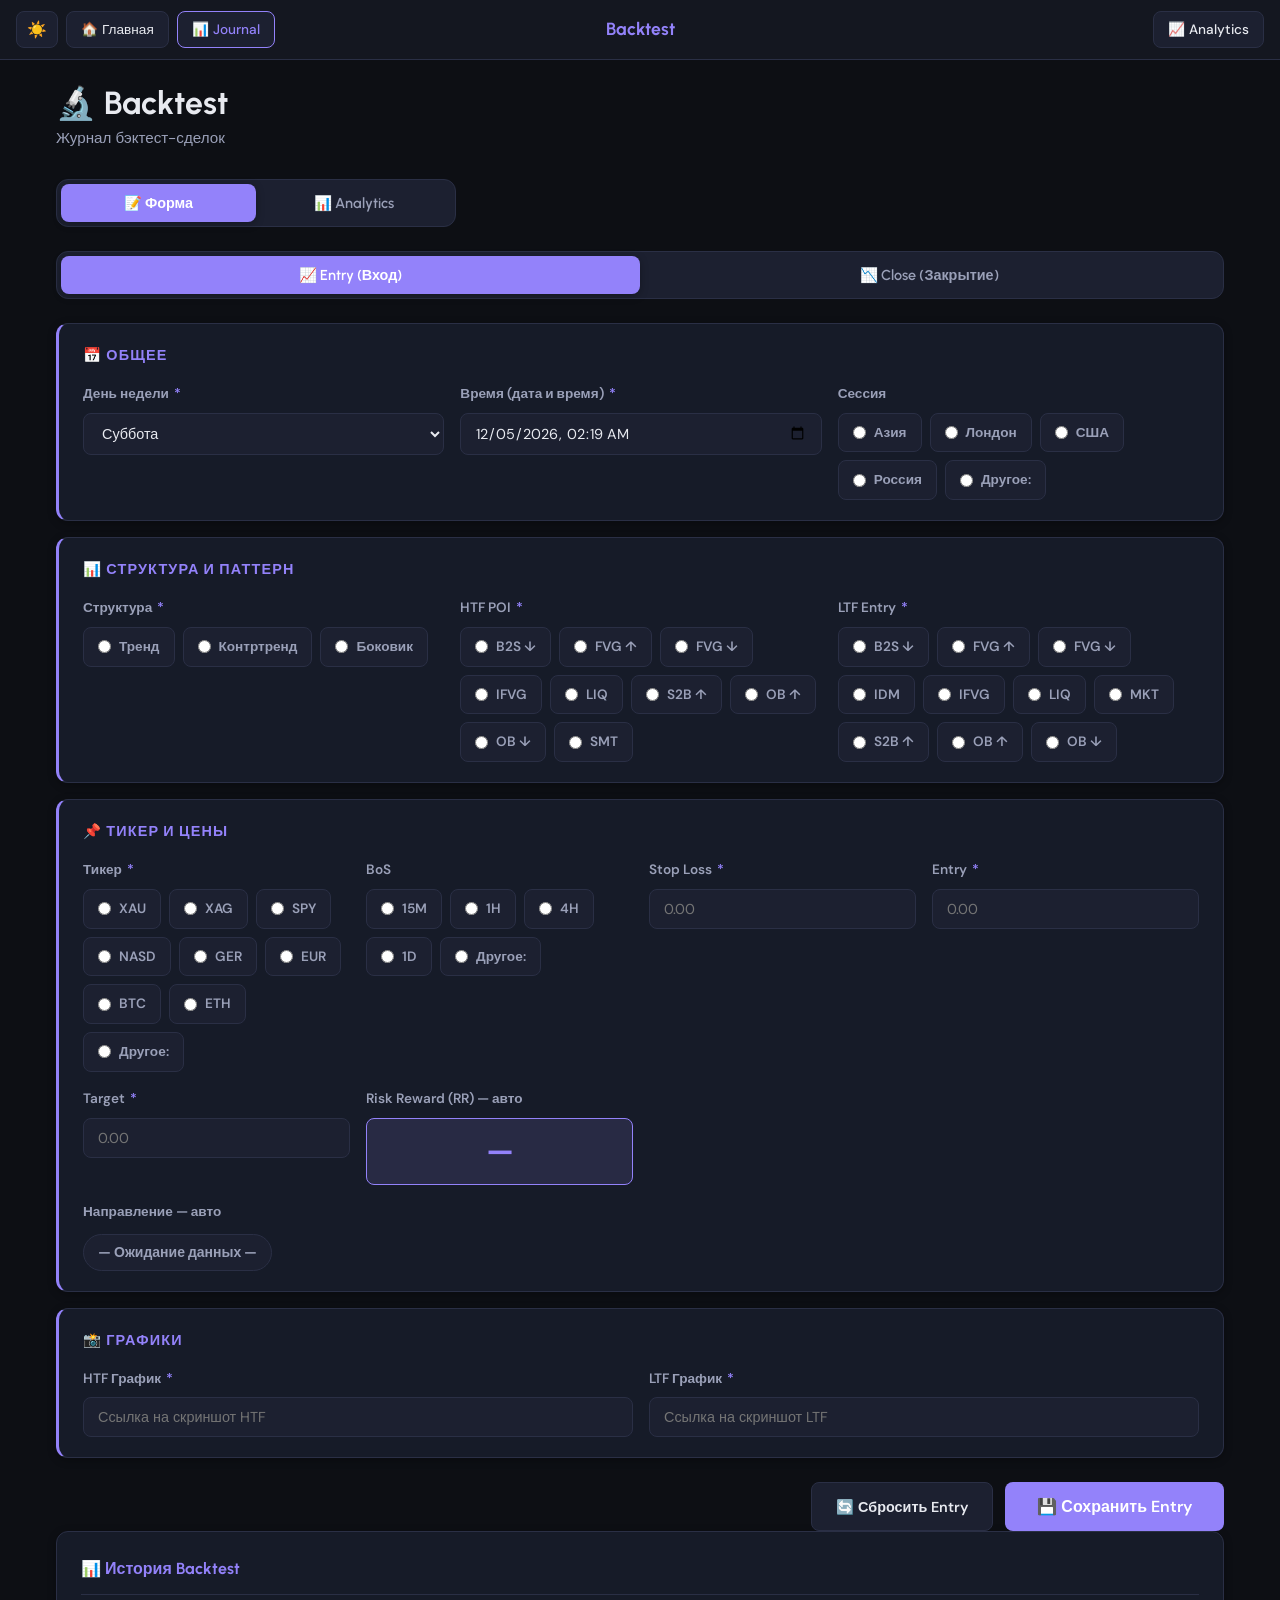
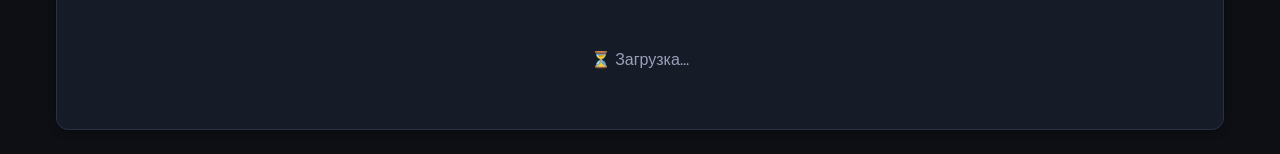
<file: backtest.html>
<!DOCTYPE html>
<html lang="ru" data-theme="dark">
<head>
<meta charset="UTF-8">
<meta name="viewport" content="width=device-width, initial-scale=1.0">
<title>Backtest — Trading Journal</title>
<link rel="stylesheet" href="styles.css">
<script src="config.js"></script>
<style>
  :root { --accent: #9382fa; }

  .rr-display {
    background: color-mix(in srgb, var(--accent) 10%, var(--bg3));
    border: 1px solid var(--accent);
    border-radius: var(--radius-sm);
    padding: 12px 20px;
    text-align: center;
    font-family: var(--font-head);
    font-size: 1.6rem;
    font-weight: 800;
    color: var(--accent);
  }

  .pnl-auto {
    font-family: var(--font-head);
    font-size: 1.2rem;
    font-weight: 700;
  }
</style>
</head>
<body>
<div id="navbarContainer"></div>

<main class="container">

  <div class="page-header">
    <h1>🔬 Backtest</h1>
    <p>Журнал бэктест-сделок</p>
  </div>

  <!-- PAGE TABS -->
  <div class="tab-bar" style="max-width:400px">
    <button class="tab-item active" onclick="showTab('formView', this)">📝 Форма</button>
    <button class="tab-item" onclick="showTab('analyticsView', this)">📊 Analytics</button>
  </div>

  <!-- FORM VIEW -->
  <div id="formView" class="tab-view active">

    <!-- Entry / Close tabs -->
    <div class="tab-bar">
      <button class="tab-item active" id="tabEntryBtn" onclick="showFormTab('entryTab', this)">📈 Entry (Вход)</button>
      <button class="tab-item" id="tabCloseBtn" onclick="showFormTab('closeTab', this)">📉 Close (Закрытие)</button>
    </div>

    <!-- ===== ENTRY TAB ===== -->
    <div id="entryTab" class="tab-content active">

      <!-- Common -->
      <div class="form-section accent-border">
        <div class="section-title">📅 Общее</div>
        <div class="form-grid form-grid-3">
          <div class="form-group">
            <label>День недели <span class="required">*</span></label>
            <select id="e_day">
              <option value="">— выберите —</option>
              <option>Понедельник</option><option>Вторник</option><option>Среда</option>
              <option>Четверг</option><option>Пятница</option><option>Суббота</option><option>Воскресенье</option>
            </select>
          </div>
          <div class="form-group">
            <label>Время (дата и время) <span class="required">*</span></label>
            <input type="datetime-local" id="e_time">
          </div>
          <div class="form-group">
            <label>Сессия</label>
            <div class="radio-group" id="e_session_group">
              <label class="radio-option"><input type="radio" name="e_session" value="Азия"> Азия</label>
              <label class="radio-option"><input type="radio" name="e_session" value="Лондон"> Лондон</label>
              <label class="radio-option"><input type="radio" name="e_session" value="США"> США</label>
              <label class="radio-option"><input type="radio" name="e_session" value="Россия"> Россия</label>
              <label class="radio-option">
                <input type="radio" name="e_session" value="Другое"> Другое:
                <input type="text" class="other-input" id="e_session_other" placeholder="Укажите">
              </label>
            </div>
          </div>
        </div>
      </div>

      <!-- Structure & Setup -->
      <div class="form-section accent-border">
        <div class="section-title">📊 Структура и паттерн</div>
        <div class="form-grid form-grid-3">

          <div class="form-group">
            <label>Структура <span class="required">*</span></label>
            <div class="radio-group" id="e_structure_group">
              <label class="radio-option"><input type="radio" name="e_structure" value="Тренд"> Тренд</label>
              <label class="radio-option"><input type="radio" name="e_structure" value="Контртренд"> Контртренд</label>
              <label class="radio-option"><input type="radio" name="e_structure" value="Боковик"> Боковик</label>
            </div>
          </div>

          <div class="form-group">
            <label>HTF POI <span class="required">*</span></label>
            <div class="radio-group" id="e_htfpoi_group">
              <label class="radio-option"><input type="radio" name="e_htfpoi" value="B2S ↓"> B2S ↓</label>
              <label class="radio-option"><input type="radio" name="e_htfpoi" value="FVG ↑"> FVG ↑</label>
              <label class="radio-option"><input type="radio" name="e_htfpoi" value="FVG ↓"> FVG ↓</label>
              <label class="radio-option"><input type="radio" name="e_htfpoi" value="IFVG"> IFVG</label>
              <label class="radio-option"><input type="radio" name="e_htfpoi" value="LIQ"> LIQ</label>
              <label class="radio-option"><input type="radio" name="e_htfpoi" value="S2B ↑"> S2B ↑</label>
              <label class="radio-option"><input type="radio" name="e_htfpoi" value="OB ↑"> OB ↑</label>
              <label class="radio-option"><input type="radio" name="e_htfpoi" value="OB ↓"> OB ↓</label>
              <label class="radio-option"><input type="radio" name="e_htfpoi" value="SMT"> SMT</label>
            </div>
          </div>

          <div class="form-group">
            <label>LTF Entry <span class="required">*</span></label>
            <div class="radio-group" id="e_ltfentry_group">
              <label class="radio-option"><input type="radio" name="e_ltfentry" value="B2S ↓"> B2S ↓</label>
              <label class="radio-option"><input type="radio" name="e_ltfentry" value="FVG ↑"> FVG ↑</label>
              <label class="radio-option"><input type="radio" name="e_ltfentry" value="FVG ↓"> FVG ↓</label>
              <label class="radio-option"><input type="radio" name="e_ltfentry" value="IDM"> IDM</label>
              <label class="radio-option"><input type="radio" name="e_ltfentry" value="IFVG"> IFVG</label>
              <label class="radio-option"><input type="radio" name="e_ltfentry" value="LIQ"> LIQ</label>
              <label class="radio-option"><input type="radio" name="e_ltfentry" value="MKT"> MKT</label>
              <label class="radio-option"><input type="radio" name="e_ltfentry" value="S2B ↑"> S2B ↑</label>
              <label class="radio-option"><input type="radio" name="e_ltfentry" value="OB ↑"> OB ↑</label>
              <label class="radio-option"><input type="radio" name="e_ltfentry" value="OB ↓"> OB ↓</label>
            </div>
          </div>
        </div>
      </div>

      <!-- Ticker + Prices -->
      <div class="form-section accent-border">
        <div class="section-title">📌 Тикер и цены</div>
        <div class="form-grid form-grid-4">

          <div class="form-group">
            <label>Тикер <span class="required">*</span></label>
            <div class="radio-group" id="e_ticker_group">
              <label class="radio-option"><input type="radio" name="e_ticker" value="XAU"> XAU</label>
              <label class="radio-option"><input type="radio" name="e_ticker" value="XAG"> XAG</label>
              <label class="radio-option"><input type="radio" name="e_ticker" value="SPY"> SPY</label>
              <label class="radio-option"><input type="radio" name="e_ticker" value="NASD"> NASD</label>
              <label class="radio-option"><input type="radio" name="e_ticker" value="GER"> GER</label>
              <label class="radio-option"><input type="radio" name="e_ticker" value="EUR"> EUR</label>
              <label class="radio-option"><input type="radio" name="e_ticker" value="BTC"> BTC</label>
              <label class="radio-option"><input type="radio" name="e_ticker" value="ETH"> ETH</label>
              <label class="radio-option">
                <input type="radio" name="e_ticker" value="Другое"> Другое:
                <input type="text" class="other-input" id="e_ticker_other" placeholder="Тикер">
              </label>
            </div>
          </div>

          <div class="form-group">
            <label>BoS</label>
            <div class="radio-group">
              <label class="radio-option"><input type="radio" name="e_bos" value="15M"> 15M</label>
              <label class="radio-option"><input type="radio" name="e_bos" value="1H"> 1H</label>
              <label class="radio-option"><input type="radio" name="e_bos" value="4H"> 4H</label>
              <label class="radio-option"><input type="radio" name="e_bos" value="1D"> 1D</label>
              <label class="radio-option">
                <input type="radio" name="e_bos" value="Другое"> Другое:
                <input type="text" class="other-input" id="e_bos_other" placeholder="Укажите">
              </label>
            </div>
          </div>

          <div class="form-group">
            <label>Stop Loss <span class="required">*</span></label>
            <input type="number" id="e_sl" placeholder="0.00" step="any" oninput="calcRR()">
          </div>

          <div class="form-group">
            <label>Entry <span class="required">*</span></label>
            <input type="number" id="e_entry" placeholder="0.00" step="any" oninput="calcRR()">
          </div>

          <div class="form-group">
            <label>Target <span class="required">*</span></label>
            <input type="number" id="e_target" placeholder="0.00" step="any" oninput="calcRR()">
          </div>

          <div class="form-group">
            <label>Risk Reward (RR) — авто</label>
            <div class="rr-display" id="e_rr_display">—</div>
            <input type="hidden" id="e_rr">
          </div>

          <div class="form-group" style="grid-column:1/-1">
            <label>Направление — авто</label>
            <div id="e_direction_badge" style="margin-top:4px">
              <span class="direction-badge" style="background:var(--bg3);color:var(--text2);border:1px solid var(--border)">— Ожидание данных —</span>
            </div>
          </div>
        </div>
      </div>

      <!-- Charts -->
      <div class="form-section accent-border">
        <div class="section-title">📸 Графики</div>
        <div class="form-grid form-grid-2">
          <div class="form-group">
            <label>HTF График <span class="required">*</span></label>
            <input type="text" id="e_htf_chart" placeholder="Ссылка на скриншот HTF">
          </div>
          <div class="form-group">
            <label>LTF График <span class="required">*</span></label>
            <input type="text" id="e_ltf_chart" placeholder="Ссылка на скриншот LTF">
          </div>
        </div>
      </div>

      <div class="btn-row">
        <button class="btn btn-secondary" onclick="resetEntryForm()">🔄 Сбросить Entry</button>
        <button class="btn btn-primary btn-lg" onclick="submitBacktestEntry()">
          <span id="entrySubmitText">💾 Сохранить Entry</span>
          <span id="entrySpinner" style="display:none" class="spinner"></span>
        </button>
      </div>

    </div> <!-- /entryTab -->

    <!-- ===== CLOSE TAB ===== -->
    <div id="closeTab" class="tab-content">

      <div class="form-section accent-border">
        <div class="section-title">📅 Закрытие сделки</div>
        <div class="form-grid form-grid-3">
          <div class="form-group">
            <label>Выход (дата и время)</label>
            <input type="datetime-local" id="c_exit_time">
          </div>
          <div class="form-group">
            <label>Результат</label>
            <div class="radio-group" id="c_result_group">
              <label class="radio-option"><input type="radio" name="c_result" value="Тейк"> Тейк</label>
              <label class="radio-option"><input type="radio" name="c_result" value="Стоп"> Стоп</label>
              <label class="radio-option"><input type="radio" name="c_result" value="Руками"> Руками</label>
              <label class="radio-option">
                <input type="radio" name="c_result" value="Другое"> Другое:
                <input type="text" class="other-input" id="c_result_other" placeholder="Укажите">
              </label>
            </div>
          </div>
          <div class="form-group">
            <label>Closed Price</label>
            <input type="number" id="c_closed_price" placeholder="0.00" step="any" oninput="calcClosePnL()">
          </div>
        </div>
      </div>

      <!-- PnL -->
      <div class="form-section accent-border">
        <div class="section-title">💰 PnL — расчёт</div>
        <div class="form-grid form-grid-4">
          <div class="form-group">
            <label>Entry (из Entry вкладки)</label>
            <input type="number" id="c_entry_ref" placeholder="0.00" step="any" oninput="calcClosePnL()">
          </div>
          <div class="form-group">
            <label>Stop Loss (из Entry)</label>
            <input type="number" id="c_sl_ref" placeholder="0.00" step="any" oninput="calcClosePnL()">
          </div>
          <div class="form-group">
            <label>PnL — авто (в единицах цены)</label>
            <input type="text" id="c_pnl" class="auto-field" readonly placeholder="Авто">
          </div>
        </div>
      </div>

      <!-- Analysis -->
      <div class="form-section accent-border">
        <div class="section-title">📸 Графики закрытия</div>
        <div class="form-grid form-grid-2">
          <div class="form-group">
            <label>HTF close</label>
            <input type="text" id="c_htf_close" placeholder="Ссылка на скриншот HTF close">
          </div>
          <div class="form-group">
            <label>LTF close</label>
            <input type="text" id="c_ltf_close" placeholder="Ссылка на скриншот LTF close">
          </div>
        </div>
      </div>

      <div class="form-section accent-border">
        <div class="section-title">💭 Рефлексия</div>
        <div class="form-grid form-grid-2">
          <div class="form-group">
            <label>Что привело к такому решению?</label>
            <textarea id="c_what_led" placeholder="Причина решения" rows="3"></textarea>
          </div>
          <div class="form-group">
            <label>Как надо было действовать?</label>
            <textarea id="c_how_should" placeholder="Правильный сценарий" rows="3"></textarea>
          </div>
        </div>
      </div>

      <div class="btn-row">
        <button class="btn btn-secondary" onclick="resetCloseForm()">🔄 Сбросить Close</button>
        <button class="btn btn-primary btn-lg" onclick="submitBacktestClose()">
          <span id="closeSubmitText">💾 Сохранить Close</span>
          <span id="closeSpinner" style="display:none" class="spinner"></span>
        </button>
      </div>

    </div> <!-- /closeTab -->
  </div> <!-- /formView -->

  <!-- ANALYTICS VIEW -->
  <div id="analyticsView" class="tab-view">
    <div class="card">
      <div class="card-title">📊 История Backtest</div>
      <div id="analyticsContent">
        <div style="text-align:center;padding:32px;color:var(--text2)">⏳ Загрузка...</div>
      </div>
    </div>
  </div>

</main>

<!-- EDIT MODAL -->
<div class="modal-overlay hidden" id="editModal">
  <div class="modal">
    <div class="modal-header">
      <h3 style="font-family:var(--font-head)">✏️ Редактирование бэктест-сделки</h3>
      <button class="modal-close" onclick="closeEditModal()">✕</button>
    </div>
    <div id="editModalContent"></div>
    <div class="btn-row">
      <button class="btn btn-secondary" onclick="closeEditModal()">Отмена</button>
      <button class="btn btn-primary" onclick="saveEdit()">💾 Сохранить</button>
    </div>
  </div>
</div>

<script>
window.addEventListener('load', () => {
  initTheme();
  document.getElementById('navbarContainer').innerHTML = renderNavbar('backtest', '#9382fa');
  updateThemeButton(localStorage.getItem('journal-theme') || 'dark');
  setupRadios();

  // Set default datetime
  const now = new Date();
  const pad = n => String(n).padStart(2,'0');
  const ts = `${now.getFullYear()}-${pad(now.getMonth()+1)}-${pad(now.getDate())}T${pad(now.getHours())}:${pad(now.getMinutes())}`;
  document.getElementById('e_time').value = ts;

  const days = ['Воскресенье','Понедельник','Вторник','Среда','Четверг','Пятница','Суббота'];
  document.getElementById('e_day').value = days[now.getDay()];
});

function setupRadios() {
  document.querySelectorAll('.radio-option input[type="radio"]').forEach(input => {
    input.addEventListener('change', function() {
      const group = this.closest('.radio-group');
      if (!group) return;
      group.querySelectorAll('.radio-option').forEach(opt => opt.classList.remove('selected'));
      this.closest('.radio-option').classList.add('selected');
      const otherInput = group.querySelector('.other-input');
      if (otherInput) {
        otherInput.classList.toggle('visible', this.value === 'Другое');
      }
    });
  });
}

function showTab(tabId, btn) {
  document.querySelectorAll('.tab-bar:first-of-type .tab-item').forEach(b => b.classList.remove('active'));
  btn.classList.add('active');
  ['formView','analyticsView'].forEach(id => document.getElementById(id).classList.remove('active'));
  document.getElementById(tabId).classList.add('active');
  if (tabId === 'analyticsView') loadAnalytics();
}

function showFormTab(tabId, btn) {
  ['tabEntryBtn','tabCloseBtn'].forEach(id => document.getElementById(id).classList.remove('active'));
  btn.classList.add('active');
  ['entryTab','closeTab'].forEach(id => {
    document.getElementById(id).classList.remove('active');
  });
  document.getElementById(tabId).classList.add('active');
}

// ---- RR CALC ----
function calcRR() {
  const sl = parseFloat(document.getElementById('e_sl').value);
  const entry = parseFloat(document.getElementById('e_entry').value);
  const target = parseFloat(document.getElementById('e_target').value);

  const display = document.getElementById('e_rr_display');
  const badge = document.getElementById('e_direction_badge');

  if (isNaN(sl) || isNaN(entry) || isNaN(target)) {
    display.textContent = '—';
    document.getElementById('e_rr').value = '';
    badge.innerHTML = `<span class="direction-badge" style="background:var(--bg3);color:var(--text2);border:1px solid var(--border)">— Ожидание данных —</span>`;
    return;
  }

  const risk = Math.abs(entry - sl);
  const reward = Math.abs(target - entry);
  const rr = risk > 0 ? (reward / risk) : 0;
  const rrStr = rr.toFixed(2);
  display.textContent = `1:${rrStr}`;
  document.getElementById('e_rr').value = rrStr;

  // Direction
  const isLong = entry > sl;
  badge.innerHTML = `<span class="direction-badge direction-${isLong?'long':'short'}">${isLong?'▲ Long':'▼ Short'}</span>`;
}

// ---- PnL CALC (CLOSE) ----
function calcClosePnL() {
  const entry = parseFloat(document.getElementById('c_entry_ref').value);
  const sl = parseFloat(document.getElementById('c_sl_ref').value);
  const closedPrice = parseFloat(document.getElementById('c_closed_price').value);

  const pnlEl = document.getElementById('c_pnl');

  if (isNaN(entry) || isNaN(closedPrice)) {
    pnlEl.value = '';
    pnlEl.style.color = '';
    return;
  }

  const isLong = !isNaN(sl) ? entry > sl : true;
  const pnl = isLong ? (closedPrice - entry) : (entry - closedPrice);
  const rr_pnl = !isNaN(sl) && Math.abs(entry - sl) > 0 ? (pnl / Math.abs(entry - sl)) : null;

  pnlEl.value = pnl.toFixed(4) + (rr_pnl !== null ? ` (${rr_pnl.toFixed(2)}R)` : '');
  pnlEl.style.color = pnl >= 0 ? '#00c853' : '#e53935';
}

// ---- GET RADIO ----
function getRadio(name) {
  const el = document.querySelector(`input[name="${name}"]:checked`);
  if (!el) return '';
  if (el.value === 'Другое') {
    const otherId = name + '_other';
    const other = document.getElementById(otherId);
    return other ? other.value : 'Другое';
  }
  return el.value;
}

// ---- SUBMIT ENTRY ----
async function submitBacktestEntry() {
  const req = [
    { id: 'e_day', label: 'День недели' },
    { id: 'e_time', label: 'Время' },
    { id: 'e_sl', label: 'Stop loss' },
    { id: 'e_entry', label: 'Entry' },
    { id: 'e_target', label: 'Target' },
    { id: 'e_htf_chart', label: 'HTF График' },
    { id: 'e_ltf_chart', label: 'LTF График' },
  ];
  for (const r of req) {
    if (!document.getElementById(r.id)?.value?.trim()) {
      showToast(`Заполните: ${r.label}`, 'error'); return;
    }
  }
  if (!getRadio('e_structure')) { showToast('Выберите Структуру', 'error'); return; }
  if (!getRadio('e_htfpoi')) { showToast('Выберите HTF POI', 'error'); return; }
  if (!getRadio('e_ltfentry')) { showToast('Выберите LTF Entry', 'error'); return; }
  if (!getRadio('e_ticker')) { showToast('Выберите Тикер', 'error'); return; }

  const row = [
    formatDateTime(new Date(document.getElementById('e_time').value)),
    document.getElementById('e_day').value,
    getRadio('e_session'),
    getRadio('e_structure'),
    getRadio('e_htfpoi'),
    getRadio('e_ltfentry'),
    getRadio('e_ticker'),
    getRadio('e_bos'),
    document.getElementById('e_sl').value,
    document.getElementById('e_entry').value,
    document.getElementById('e_target').value,
    document.getElementById('e_rr').value,
    document.getElementById('e_htf_chart').value,
    document.getElementById('e_ltf_chart').value,
    '', '', '', '', '', '', // Close fields empty
  ];

  await saveBacktest(row, 'entrySubmitText', 'entrySpinner');
}

// ---- SUBMIT CLOSE ----
async function submitBacktestClose() {
  const row = [
    '', '', '', '', '', '', '', '', '', '', '', '', '', '', // Entry fields empty
    formatDateTime(new Date(document.getElementById('c_exit_time').value || Date.now())),
    getRadio('c_result'),
    document.getElementById('c_closed_price').value,
    document.getElementById('c_pnl').value,
    document.getElementById('c_htf_close').value,
    document.getElementById('c_ltf_close').value,
    document.getElementById('c_what_led').value,
    document.getElementById('c_how_should').value,
  ];

  await saveBacktest(row, 'closeSubmitText', 'closeSpinner');
}

async function saveBacktest(row, textId, spinnerId) {
  document.getElementById(textId).style.display = 'none';
  document.getElementById(spinnerId).style.display = 'inline-block';

  try {
    await appendRow(CONFIG.SHEETS.BACKTESTS, row);
    showToast('✅ Данные сохранены!', 'success');
  } catch(e) {
    showToast('❌ Ошибка сохранения', 'error');
  } finally {
    document.getElementById(textId).style.display = 'inline';
    document.getElementById(spinnerId).style.display = 'none';
  }
}

function resetEntryForm() {
  if (!confirm('Сбросить поля Entry?')) return;
  ['e_sl','e_entry','e_target','e_htf_chart','e_ltf_chart'].forEach(id => {
    const el = document.getElementById(id); if (el) el.value = '';
  });
  document.querySelectorAll('#entryTab input[type="radio"]').forEach(r => r.checked = false);
  document.querySelectorAll('#entryTab .radio-option').forEach(o => o.classList.remove('selected'));
  document.getElementById('e_rr_display').textContent = '—';
}

function resetCloseForm() {
  if (!confirm('Сбросить поля Close?')) return;
  ['c_exit_time','c_closed_price','c_entry_ref','c_sl_ref','c_pnl','c_htf_close','c_ltf_close','c_what_led','c_how_should'].forEach(id => {
    const el = document.getElementById(id); if (el) el.value = '';
  });
  document.querySelectorAll('#closeTab input[type="radio"]').forEach(r => r.checked = false);
  document.querySelectorAll('#closeTab .radio-option').forEach(o => o.classList.remove('selected'));
}

// ---- ANALYTICS ----
let analyticsData = null;
async function loadAnalytics() {
  if (analyticsData) { renderAnalytics(analyticsData); return; }
  try {
    const res = await getRows(CONFIG.SHEETS.BACKTESTS);
    analyticsData = res;
    renderAnalytics(res);
  } catch(e) {
    document.getElementById('analyticsContent').innerHTML = '<div class="empty-state"><p>Ошибка загрузки</p></div>';
  }
}

function renderAnalytics(data) {
  const { headers, rows } = data;
  if (!rows || rows.length === 0) {
    document.getElementById('analyticsContent').innerHTML = `<div class="empty-state"><div class="icon">🔬</div><h3>Нет бэктест-сделок</h3><p>Заполните форму Backtest</p></div>`;
    return;
  }

  let html = `<div style="overflow-x:auto"><table class="data-table"><thead><tr>
    ${headers.map(h => `<th>${h}</th>`).join('')}<th>Действия</th>
  </tr></thead><tbody>`;

  rows.forEach(r => {
    const pnlIdx = headers.indexOf('PnL');
    let rowHtml = r.data.map((v, i) => {
      if (i === pnlIdx && v !== '') {
        const n = parseFloat(v);
        return `<td class="${!isNaN(n) ? (n>=0 ? 'pnl-positive' : 'pnl-negative') : ''}">${v}</td>`;
      }
      return `<td>${v ?? ''}</td>`;
    }).join('');
    html += `<tr>${rowHtml}<td>
      <button class="btn btn-secondary btn-sm" onclick="openEditRow(${r.rowIndex})">✏️</button>
    </td></tr>`;
  });

  html += '</tbody></table></div>';
  document.getElementById('analyticsContent').innerHTML = html;
}

let editRowIndex = null;
function openEditRow(rowIndex) {
  editRowIndex = rowIndex;
  const row = analyticsData.rows.find(r => r.rowIndex === rowIndex);
  if (!row) return;
  let html = '<div style="max-height:400px;overflow-y:auto">';
  analyticsData.headers.forEach((h, i) => {
    html += `<div class="form-group" style="margin-bottom:10px">
      <label>${h}</label>
      <input type="text" id="edit_col_${i}" value="${row.data[i] || ''}">
    </div>`;
  });
  html += '</div>';
  document.getElementById('editModalContent').innerHTML = html;
  document.getElementById('editModal').classList.remove('hidden');
}

async function saveEdit() {
  if (!editRowIndex) return;
  const row = analyticsData.headers.map((h, i) => document.getElementById(`edit_col_${i}`)?.value || '');
  try {
    await updateRow(CONFIG.SHEETS.BACKTESTS, editRowIndex, row);
    showToast('✅ Обновлено!', 'success');
    closeEditModal();
    analyticsData = null;
    loadAnalytics();
  } catch(e) {
    showToast('❌ Ошибка обновления', 'error');
  }
}

function closeEditModal() {
  document.getElementById('editModal').classList.add('hidden');
  editRowIndex = null;
}
</script>
</body>
</html>
</file>
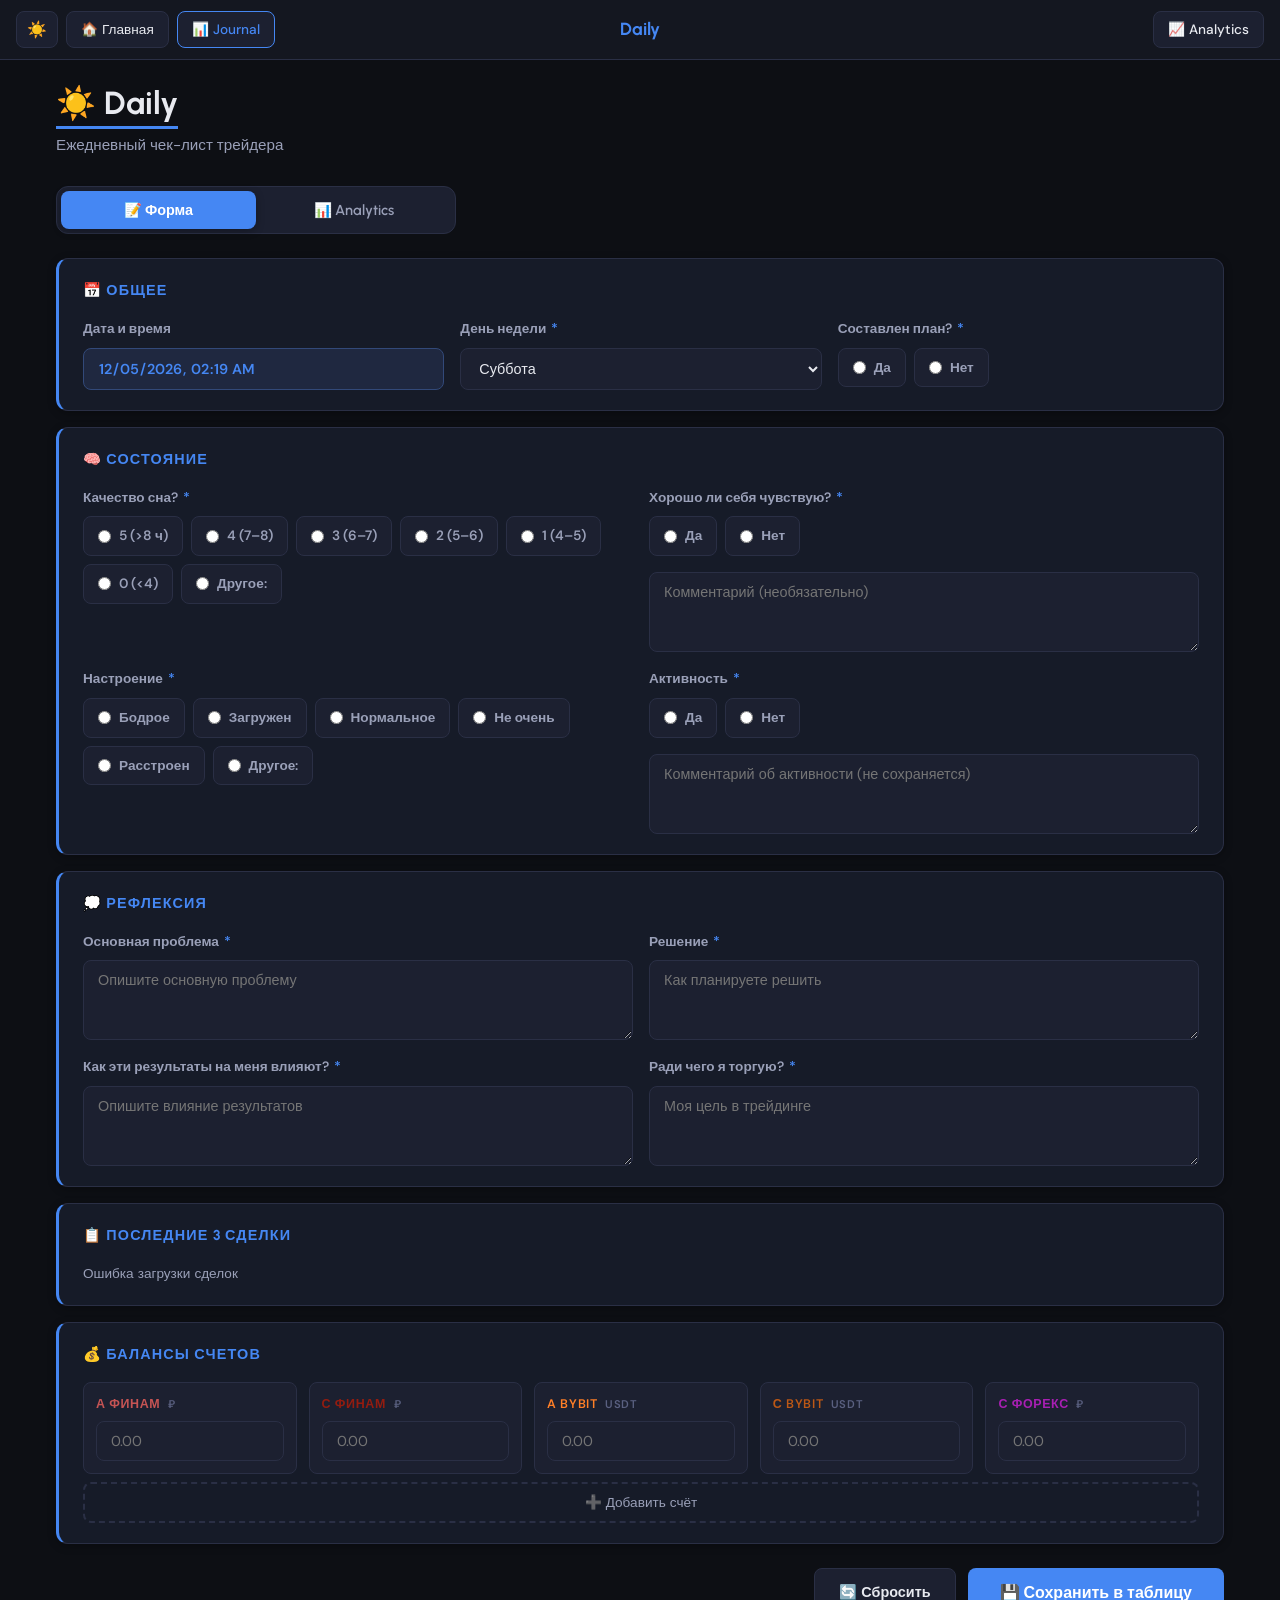
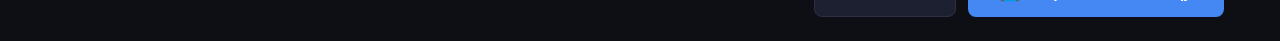
<file: daily.html>
<!DOCTYPE html>
<html lang="ru" data-theme="dark">
<head>
<meta charset="UTF-8">
<meta name="viewport" content="width=device-width, initial-scale=1.0">
<title>Daily — Trading Journal</title>
<link rel="stylesheet" href="styles.css">
<script src="config.js"></script>
<style>
  :root { --accent: #4587f3; }

  .daily-header { border-bottom: 3px solid var(--accent); padding-bottom: 4px; display: inline-block; }

  .pnl-pill {
    display: inline-flex;
    align-items: center;
    padding: 6px 14px;
    border-radius: 20px;
    font-weight: 700;
    font-size: 0.9rem;
    min-width: 90px;
    justify-content: center;
  }

  .pnl-pill.pos { background: rgba(0,200,83,0.12); color: #00c853; border: 1px solid #00c853; }
  .pnl-pill.neg { background: rgba(229,57,53,0.12); color: #e53935; border: 1px solid #e53935; }
  .pnl-pill.zero { background: var(--bg3); color: var(--text2); border: 1px solid var(--border); }

  .balance-row {
    display: grid;
    grid-template-columns: repeat(auto-fit, minmax(160px, 1fr));
    gap: 12px;
  }

  .balance-item {
    background: var(--bg3);
    border: 1px solid var(--border);
    border-radius: var(--radius-sm);
    padding: 12px;
  }

  .balance-item label {
    font-size: 0.78rem;
    color: var(--text2);
    font-weight: 600;
    text-transform: uppercase;
    letter-spacing: 0.05em;
    margin-bottom: 6px;
    display: block;
  }

  .balance-item .currency {
    font-size: 0.7rem;
    color: var(--text3);
    margin-left: 4px;
  }

  .add-account-btn {
    width: 100%;
    margin-top: 8px;
    padding: 10px;
    border: 2px dashed var(--border);
    background: transparent;
    color: var(--text2);
    border-radius: var(--radius-sm);
    cursor: pointer;
    font-size: 0.85rem;
    transition: all 0.2s;
    font-family: var(--font-body);
  }
  .add-account-btn:hover { border-color: var(--accent); color: var(--accent); }

  /* ANALYTICS TAB */
  .tab-view { display: none; }
  .tab-view.active { display: block; }

  .analytics-table-wrap { overflow-x: auto; }

  .date-badge {
    display: inline-block;
    padding: 3px 10px;
    background: var(--bg3);
    border-radius: 20px;
    font-size: 0.8rem;
    white-space: nowrap;
  }

  .already-done-banner {
    background: color-mix(in srgb, var(--accent) 10%, var(--card));
    border: 1px solid var(--accent);
    border-radius: var(--radius);
    padding: 16px 20px;
    margin-bottom: 20px;
    display: flex;
    align-items: center;
    justify-content: space-between;
    gap: 12px;
    flex-wrap: wrap;
  }
</style>
</head>
<body>
<div id="navbarContainer"></div>

<main class="container">

  <div class="page-header">
    <h1><span class="daily-header">☀️ Daily</span></h1>
    <p>Ежедневный чек-лист трейдера</p>
  </div>

  <!-- PAGE TABS -->
  <div class="tab-bar" style="max-width:400px">
    <button class="tab-item active" onclick="showMainTab(this)">📝 Форма</button>
    <button class="tab-item" onclick="showAnalyticsTab(this)">📊 Analytics</button>
  </div>

  <!-- FORM TAB -->
  <div id="formView" class="tab-view active">

    <!-- Already done banner -->
    <div class="already-done-banner" id="alreadyDoneBanner" style="display:none">
      <div>
        <strong style="color:var(--accent)">✅ Форма уже заполнена сегодня</strong>
        <span style="color:var(--text2); margin-left:8px; font-size:0.85rem">Вы можете отредактировать запись ниже</span>
      </div>
      <button class="btn btn-ghost btn-sm" onclick="editTodayRecord()">✏️ Редактировать</button>
    </div>

    <!-- SECTION 1: Общее -->
    <div class="form-section accent-border">
      <div class="section-title">📅 Общее</div>
      <div class="form-grid form-grid-3">

        <!-- Timestamp auto -->
        <div class="form-group">
          <label>Дата и время</label>
          <input type="datetime-local" id="f_timestamp" class="auto-field" readonly>
        </div>

        <!-- Day of week -->
        <div class="form-group">
          <label>День недели <span class="required">*</span></label>
          <select id="f_day_of_week">
            <option value="">— выберите —</option>
            <option>Понедельник</option><option>Вторник</option><option>Среда</option>
            <option>Четверг</option><option>Пятница</option><option>Суббота</option><option>Воскресенье</option>
          </select>
        </div>

        <!-- Plan made -->
        <div class="form-group">
          <label>Составлен план? <span class="required">*</span></label>
          <div class="radio-group" id="f_plan_group">
            <label class="radio-option"><input type="radio" name="f_plan" value="Да"> Да</label>
            <label class="radio-option"><input type="radio" name="f_plan" value="Нет"> Нет</label>
          </div>
        </div>
      </div>
    </div>

    <!-- SECTION 2: Состояние -->
    <div class="form-section accent-border">
      <div class="section-title">🧠 Состояние</div>
      <div class="form-grid form-grid-2">

        <!-- Sleep quality -->
        <div class="form-group">
          <label>Качество сна? <span class="required">*</span></label>
          <div class="radio-group" id="f_sleep_group">
            <label class="radio-option"><input type="radio" name="f_sleep" value="5 (> 8 ч)"> 5 (&gt;8 ч)</label>
            <label class="radio-option"><input type="radio" name="f_sleep" value="4 (7-8 ч)"> 4 (7–8)</label>
            <label class="radio-option"><input type="radio" name="f_sleep" value="3 (6-7 ч)"> 3 (6–7)</label>
            <label class="radio-option"><input type="radio" name="f_sleep" value="2 (5-6 ч)"> 2 (5–6)</label>
            <label class="radio-option"><input type="radio" name="f_sleep" value="1 (4-5 ч)"> 1 (4–5)</label>
            <label class="radio-option"><input type="radio" name="f_sleep" value="0 (< 4 ч)"> 0 (&lt;4)</label>
            <label class="radio-option">
              <input type="radio" name="f_sleep" value="Другое"> Другое:
              <input type="text" class="other-input" id="f_sleep_other" placeholder="Укажите">
            </label>
          </div>
        </div>

        <!-- Feel good -->
        <div class="form-group">
          <label>Хорошо ли себя чувствую? <span class="required">*</span></label>
          <div class="radio-group" id="f_feel_group">
            <label class="radio-option"><input type="radio" name="f_feel" value="Да"> Да</label>
            <label class="radio-option"><input type="radio" name="f_feel" value="Нет"> Нет</label>
          </div>
          <textarea id="f_feel_comment" placeholder="Комментарий (необязательно)" rows="2" style="margin-top:8px"></textarea>
        </div>

      </div>

      <div class="form-grid form-grid-2" style="margin-top:16px">

        <!-- Mood -->
        <div class="form-group">
          <label>Настроение <span class="required">*</span></label>
          <div class="radio-group" id="f_mood_group">
            <label class="radio-option"><input type="radio" name="f_mood" value="Бодрое"> Бодрое</label>
            <label class="radio-option"><input type="radio" name="f_mood" value="Загружен"> Загружен</label>
            <label class="radio-option"><input type="radio" name="f_mood" value="Нормальное"> Нормальное</label>
            <label class="radio-option"><input type="radio" name="f_mood" value="Не очень"> Не очень</label>
            <label class="radio-option"><input type="radio" name="f_mood" value="Расстроен"> Расстроен</label>
            <label class="radio-option">
              <input type="radio" name="f_mood" value="Другое"> Другое:
              <input type="text" class="other-input" id="f_mood_other" placeholder="Укажите">
            </label>
          </div>
        </div>

        <!-- Activity -->
        <div class="form-group">
          <label>Активность <span class="required">*</span></label>
          <div class="radio-group" id="f_activity_group">
            <label class="radio-option"><input type="radio" name="f_activity" value="Да"> Да</label>
            <label class="radio-option"><input type="radio" name="f_activity" value="Нет"> Нет</label>
          </div>
          <textarea id="f_activity_comment" placeholder="Комментарий об активности (не сохраняется)" rows="2" style="margin-top:8px"></textarea>
        </div>

      </div>
    </div>

    <!-- SECTION 3: Рефлексия -->
    <div class="form-section accent-border">
      <div class="section-title">💭 Рефлексия</div>
      <div class="form-grid form-grid-2">
        <div class="form-group">
          <label>Основная проблема <span class="required">*</span></label>
          <textarea id="f_problem" placeholder="Опишите основную проблему" rows="3"></textarea>
        </div>
        <div class="form-group">
          <label>Решение <span class="required">*</span></label>
          <textarea id="f_solution" placeholder="Как планируете решить" rows="3"></textarea>
        </div>
      </div>
      <div class="form-grid form-grid-2" style="margin-top:16px">
        <div class="form-group">
          <label>Как эти результаты на меня влияют? <span class="required">*</span></label>
          <textarea id="f_influence" placeholder="Опишите влияние результатов" rows="3"></textarea>
        </div>
        <div class="form-group">
          <label>Ради чего я торгую? <span class="required">*</span></label>
          <textarea id="f_why" placeholder="Моя цель в трейдинге" rows="3"></textarea>
        </div>
      </div>
    </div>

    <!-- SECTION 4: Последние сделки -->
    <div class="form-section accent-border">
      <div class="section-title">📋 Последние 3 сделки</div>
      <div id="lastDealsContainer">
        <div style="color:var(--text2);font-size:0.85rem">⏳ Загрузка PnL последних сделок...</div>
      </div>
    </div>

    <!-- SECTION 5: Балансы счетов -->
    <div class="form-section accent-border">
      <div class="section-title">💰 Балансы счетов</div>
      <div class="balance-row" id="balanceRow">

        <div class="balance-item">
          <label style="color:#c65454">А Финам <span class="currency">₽</span></label>
          <input type="number" id="f_bal_afinam" placeholder="0.00" step="0.01">
        </div>

        <div class="balance-item">
          <label style="color:#931c10">С Финам <span class="currency">₽</span></label>
          <input type="number" id="f_bal_cfinam" placeholder="0.00" step="0.01">
        </div>

        <div class="balance-item">
          <label style="color:#ff7f27">A Bybit <span class="currency">USDT</span></label>
          <input type="number" id="f_bal_abybit" placeholder="0.00" step="0.01">
        </div>

        <div class="balance-item">
          <label style="color:#bd5815">С Bybit <span class="currency">USDT</span></label>
          <input type="number" id="f_bal_cbybit" placeholder="0.00" step="0.01">
        </div>

        <div class="balance-item">
          <label style="color:#a81fb3">С Форекс <span class="currency">₽</span></label>
          <input type="number" id="f_bal_cforex" placeholder="0.00" step="0.01">
        </div>

      </div>

      <div id="extraAccountsContainer"></div>

      <button class="add-account-btn" onclick="addExtraAccount()">
        ➕ Добавить счёт
      </button>
    </div>

    <!-- SUBMIT -->
    <div class="btn-row">
      <button class="btn btn-secondary" onclick="resetForm()">🔄 Сбросить</button>
      <button class="btn btn-primary btn-lg" onclick="submitDaily()">
        <span id="submitText">💾 Сохранить в таблицу</span>
        <span id="submitSpinner" style="display:none" class="spinner"></span>
      </button>
    </div>

  </div> <!-- /formView -->

  <!-- ANALYTICS TAB -->
  <div id="analyticsView" class="tab-view">
    <div class="card">
      <div class="card-title">📊 История Daily</div>
      <div id="analyticsContent">
        <div class="loading-charts" style="text-align:center;padding:32px;color:var(--text2)">
          ⏳ Загрузка...
        </div>
      </div>
    </div>
  </div>

</main>

<!-- EDIT MODAL -->
<div class="modal-overlay hidden" id="editModal">
  <div class="modal">
    <div class="modal-header">
      <h3 style="font-family:var(--font-head)">✏️ Редактирование записи</h3>
      <button class="modal-close" onclick="closeEditModal()">✕</button>
    </div>
    <div id="editModalContent"></div>
    <div class="btn-row">
      <button class="btn btn-secondary" onclick="closeEditModal()">Отмена</button>
      <button class="btn btn-primary" onclick="saveEdit()">💾 Сохранить</button>
    </div>
  </div>
</div>

<script>
window.addEventListener('load', () => {
  initTheme();
  document.getElementById('navbarContainer').innerHTML = renderNavbar('daily', '#4587f3');
  updateThemeButton(localStorage.getItem('journal-theme') || 'dark');
  setTimestamp();
  autoSelectDay();
  setupRadioHighlight();
  loadLastDeals();
  checkTodayRecord();

  // "Other" radio toggles
  document.querySelectorAll('input[type="radio"]').forEach(radio => {
    radio.addEventListener('change', function() {
      const group = this.closest('.radio-group');
      if (!group) return;
      const otherInput = group.querySelector('.other-input');
      if (otherInput) {
        if (this.value === 'Другое') otherInput.classList.add('visible');
        else otherInput.classList.remove('visible');
      }
    });
  });
});

function setTimestamp() {
  const now = new Date();
  const pad = n => String(n).padStart(2,'0');
  const ts = `${now.getFullYear()}-${pad(now.getMonth()+1)}-${pad(now.getDate())}T${pad(now.getHours())}:${pad(now.getMinutes())}`;
  document.getElementById('f_timestamp').value = ts;
}

function autoSelectDay() {
  const days = ['Воскресенье','Понедельник','Вторник','Среда','Четверг','Пятница','Суббота'];
  const sel = document.getElementById('f_day_of_week');
  sel.value = days[new Date().getDay()];
}

function setupRadioHighlight() {
  document.querySelectorAll('.radio-option input[type="radio"]').forEach(input => {
    input.addEventListener('change', function() {
      const group = this.closest('.radio-group');
      if (!group) return;
      group.querySelectorAll('.radio-option').forEach(opt => opt.classList.remove('selected'));
      this.closest('.radio-option').classList.add('selected');
    });
  });
}

// ---- LAST DEALS ----
async function loadLastDeals() {
  try {
    const res = await apiCall('getLastDeals', { count: 3 });
    const container = document.getElementById('lastDealsContainer');
    if (!res.deals || res.deals.length === 0) {
      container.innerHTML = '<div style="color:var(--text2);font-size:0.85rem">Нет данных о сделках</div>';
      return;
    }
    let html = '<div style="display:flex;gap:12px;flex-wrap:wrap">';
    res.deals.forEach((d, i) => {
      const pnl = parseFloat(d.pnl);
      const cls = isNaN(pnl) ? 'zero' : pnl > 0 ? 'pos' : pnl < 0 ? 'neg' : 'zero';
      const label = isNaN(pnl) ? d.pnl || '—' : (pnl > 0 ? '+' : '') + pnl.toFixed(2);
      html += `<span class="pnl-pill ${cls}">PnL ${i+1}: ${label}</span>`;
    });
    html += '</div>';
    container.innerHTML = html;
  } catch(e) {
    document.getElementById('lastDealsContainer').innerHTML = '<div style="color:var(--text2);font-size:0.85rem">Ошибка загрузки сделок</div>';
  }
}

// ---- CHECK TODAY ----
let todayRowIndex = null;
async function checkTodayRecord() {
  try {
    const res = await apiCall('getRows', { sheet: CONFIG.SHEETS.DAILY });
    if (!res.rows) return;
    const today = todayStr();
    const found = res.rows.find(r => {
      const d = new Date(r.data[0]);
      return !isNaN(d) && formatDate(d) === today;
    });
    if (found) {
      todayRowIndex = found.rowIndex;
      document.getElementById('alreadyDoneBanner').style.display = 'flex';
      fillFormFromRow(found.data, res.headers);
    }
  } catch(e) {}
}

function formatDate(d) {
  return `${d.getFullYear()}-${String(d.getMonth()+1).padStart(2,'0')}-${String(d.getDate()).padStart(2,'0')}`;
}

function fillFormFromRow(row, headers) {
  const map = {
    'День недели': 'f_day_of_week',
    'А Финам': 'f_bal_afinam', 'С Финам': 'f_bal_cfinam',
    'A Bybit': 'f_bal_abybit', 'С Bybit': 'f_bal_cbybit',
    'С Форекс': 'f_bal_cforex',
    'Основная проблема': 'f_problem', 'Решение': 'f_solution',
    'Как эти результаты на меня влияют?': 'f_influence',
    'Ради чего я торгую?': 'f_why',
  };
  headers.forEach((h, i) => {
    if (map[h]) {
      const el = document.getElementById(map[h]);
      if (el) el.value = row[i] || '';
    }
    // Radios
    ['f_sleep','f_feel','f_mood','f_activity','f_plan'].forEach(rname => {
      const col = { f_sleep: 'Качество сна?', f_feel: 'Хорошо ли себя чувствую?', 
                    f_mood: 'Настроение', f_activity: 'Активность', f_plan: 'Составлен план?' }[rname];
      if (h === col) {
        const radio = document.querySelector(`input[name="${rname}"][value="${row[i]}"]`);
        if (radio) { radio.checked = true; radio.dispatchEvent(new Event('change')); }
      }
    });
  });
}

function editTodayRecord() {
  showToast('Отредактируйте поля ниже и нажмите «Сохранить»', 'info');
  document.getElementById('alreadyDoneBanner').querySelector('.btn').textContent = '✅ Режим редактирования';
}

// ---- EXTRA ACCOUNTS ----
let extraAccounts = [];
function addExtraAccount() {
  const name = prompt('Название счёта:');
  if (!name) return;
  const id = `extra_${Date.now()}`;
  extraAccounts.push({ name, id });
  const container = document.getElementById('extraAccountsContainer');
  container.insertAdjacentHTML('beforeend', `
    <div class="balance-item" style="margin-top:8px" id="wrap_${id}">
      <label>${name}</label>
      <div style="display:flex;gap:8px">
        <input type="number" id="${id}" placeholder="0.00" step="0.01" style="flex:1">
        <button onclick="removeAccount('${id}')" class="btn btn-danger btn-sm">✕</button>
      </div>
    </div>`);
}

function removeAccount(id) {
  document.getElementById(`wrap_${id}`)?.remove();
  extraAccounts = extraAccounts.filter(a => a.id !== id);
}

// ---- SUBMIT ----
async function submitDaily() {
  // Validate required fields
  const required = [
    { id: 'f_day_of_week', label: 'День недели' },
    { name: 'f_sleep', label: 'Качество сна' },
    { name: 'f_feel', label: 'Хорошо ли себя чувствую' },
    { name: 'f_mood', label: 'Настроение' },
    { name: 'f_activity', label: 'Активность' },
    { name: 'f_plan', label: 'Составлен план' },
    { id: 'f_problem', label: 'Основная проблема' },
    { id: 'f_solution', label: 'Решение' },
    { id: 'f_influence', label: 'Как результаты влияют' },
    { id: 'f_why', label: 'Ради чего торгую' },
  ];

  for (const r of required) {
    if (r.id && !document.getElementById(r.id)?.value?.trim()) {
      showToast(`Заполните поле: ${r.label}`, 'error'); return;
    }
    if (r.name && !document.querySelector(`input[name="${r.name}"]:checked`)) {
      showToast(`Выберите: ${r.label}`, 'error'); return;
    }
  }

  const getRadio = name => {
    const el = document.querySelector(`input[name="${name}"]:checked`);
    if (!el) return '';
    if (el.value === 'Другое') {
      const other = document.getElementById(`${name}_other`);
      return other ? other.value : 'Другое';
    }
    return el.value;
  };

  const tsVal = document.getElementById('f_timestamp').value;
  const ts = tsVal ? new Date(tsVal) : new Date();

  const row = [
    formatDateTime(ts),
    document.getElementById('f_day_of_week').value,
    getRadio('f_sleep'),
    getRadio('f_feel'),
    document.getElementById('f_feel_comment').value,
    getRadio('f_mood'),
    getRadio('f_activity'),
    getRadio('f_plan'),
    document.getElementById('f_problem').value,
    document.getElementById('f_solution').value,
    document.getElementById('f_influence').value,
    document.getElementById('f_why').value,
    document.getElementById('f_bal_afinam').value || '',
    document.getElementById('f_bal_cfinam').value || '',
    document.getElementById('f_bal_abybit').value || '',
    document.getElementById('f_bal_cbybit').value || '',
    document.getElementById('f_bal_cforex').value || '',
    ...extraAccounts.map(a => document.getElementById(a.id)?.value || ''),
  ];

  const submitBtn = document.querySelector('.btn-primary.btn-lg');
  document.getElementById('submitText').style.display = 'none';
  document.getElementById('submitSpinner').style.display = 'inline-block';
  submitBtn.disabled = true;

  try {
    if (todayRowIndex) {
      await updateRow(CONFIG.SHEETS.DAILY, todayRowIndex, row);
      showToast('✅ Запись обновлена!', 'success');
    } else {
      await appendRow(CONFIG.SHEETS.DAILY, row);
      showToast('✅ Данные сохранены!', 'success');
    }
    todayRowIndex = null;
    setTimeout(() => location.reload(), 1500);
  } catch(e) {
    showToast('❌ Ошибка сохранения. Проверьте Apps Script URL.', 'error');
  } finally {
    document.getElementById('submitText').style.display = 'inline';
    document.getElementById('submitSpinner').style.display = 'none';
    submitBtn.disabled = false;
  }
}

function resetForm() {
  if (!confirm('Сбросить все поля?')) return;
  document.querySelectorAll('#formView input[type="text"], #formView input[type="number"], #formView textarea, #formView select').forEach(el => el.value = '');
  document.querySelectorAll('#formView input[type="radio"]').forEach(el => el.checked = false);
  document.querySelectorAll('.radio-option').forEach(el => el.classList.remove('selected'));
  setTimestamp();
  autoSelectDay();
}

// ---- TABS ----
function showMainTab(btn) {
  document.querySelectorAll('.tab-item').forEach(b => b.classList.remove('active'));
  btn.classList.add('active');
  document.getElementById('formView').classList.add('active');
  document.getElementById('analyticsView').classList.remove('active');
}

function showAnalyticsTab(btn) {
  document.querySelectorAll('.tab-item').forEach(b => b.classList.remove('active'));
  btn.classList.add('active');
  document.getElementById('formView').classList.remove('active');
  document.getElementById('analyticsView').classList.add('active');
  loadAnalytics();
}

// ---- ANALYTICS ----
let analyticsData = null;
async function loadAnalytics() {
  if (analyticsData) { renderAnalytics(analyticsData); return; }
  try {
    const res = await getRows(CONFIG.SHEETS.DAILY);
    analyticsData = res;
    renderAnalytics(res);
  } catch(e) {
    document.getElementById('analyticsContent').innerHTML = '<div class="empty-state"><p>Ошибка загрузки</p></div>';
  }
}

function renderAnalytics(data) {
  const { headers, rows } = data;
  if (!rows || rows.length === 0) {
    document.getElementById('analyticsContent').innerHTML = '<div class="empty-state"><div class="icon">📋</div><h3>Нет записей</h3><p>Заполните Daily форму</p></div>';
    return;
  }

  let html = `
    <div class="analytics-table-wrap">
    <table class="data-table">
    <thead><tr>
      <th>Дата</th>
      ${headers.slice(1).map(h => `<th>${h}</th>`).join('')}
      <th>Действия</th>
    </tr></thead>
    <tbody>`;

  rows.forEach(r => {
    html += `<tr>
      <td><span class="date-badge">${r.data[0]}</span></td>
      ${r.data.slice(1).map(v => `<td>${v ?? ''}</td>`).join('')}
      <td>
        <button class="btn btn-secondary btn-sm" onclick="openEditRow(${r.rowIndex}, ${JSON.stringify(r.data).replace(/"/g,"'")})">✏️</button>
      </td>
    </tr>`;
  });

  html += '</tbody></table></div>';
  document.getElementById('analyticsContent').innerHTML = html;
}

let editRowIndex = null;
let editHeaders = null;

function openEditRow(rowIndex, rowData) {
  editRowIndex = rowIndex;
  const data = analyticsData;
  editHeaders = data.headers;
  let html = '<div style="max-height:400px;overflow-y:auto;">';
  data.headers.forEach((h, i) => {
    html += `<div class="form-group" style="margin-bottom:12px">
      <label>${h}</label>
      <input type="text" id="edit_col_${i}" value="${rowData[i] || ''}">
    </div>`;
  });
  html += '</div>';
  document.getElementById('editModalContent').innerHTML = html;
  document.getElementById('editModal').classList.remove('hidden');
}

async function saveEdit() {
  if (!editRowIndex) return;
  const row = editHeaders.map((h, i) => document.getElementById(`edit_col_${i}`)?.value || '');
  try {
    await updateRow(CONFIG.SHEETS.DAILY, editRowIndex, row);
    showToast('✅ Запись обновлена!', 'success');
    closeEditModal();
    analyticsData = null;
    loadAnalytics();
  } catch(e) {
    showToast('❌ Ошибка обновления', 'error');
  }
}

function closeEditModal() {
  document.getElementById('editModal').classList.add('hidden');
  editRowIndex = null;
}
</script>
</body>
</html>
</file>
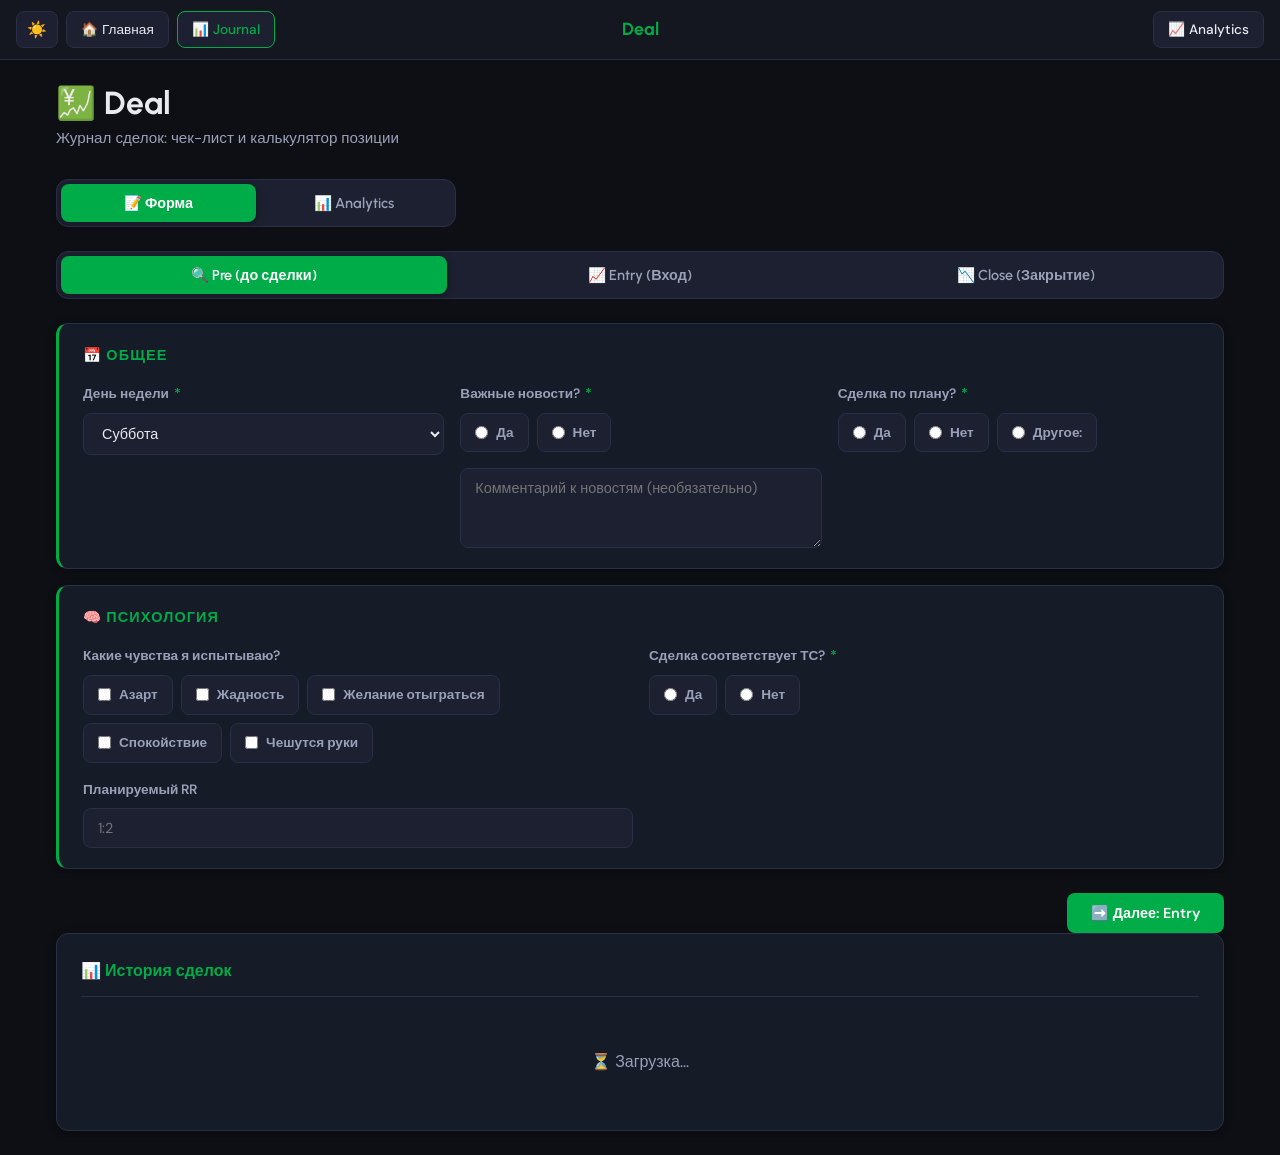
<file: deal.html>
<!DOCTYPE html>
<html lang="ru" data-theme="dark">
<head>
<meta charset="UTF-8">
<meta name="viewport" content="width=device-width, initial-scale=1.0">
<title>Deal — Trading Journal</title>
<link rel="stylesheet" href="styles.css">
<script src="config.js"></script>
<style>
  :root { --accent: #00ac47; }

  .rr-badge {
    background: color-mix(in srgb, var(--accent) 10%, var(--bg3));
    border: 1px solid var(--accent);
    border-radius: var(--radius-sm);
    padding: 10px 16px;
    text-align: center;
    font-family: var(--font-head);
    font-size: 1.4rem;
    font-weight: 800;
    color: var(--accent);
  }

  .lot-calc-box {
    background: color-mix(in srgb, var(--accent) 8%, var(--card));
    border: 1px solid color-mix(in srgb, var(--accent) 40%, var(--border));
    border-radius: var(--radius-sm);
    padding: 16px;
    display: flex;
    flex-direction: column;
    gap: 8px;
  }

  .lot-calc-row {
    display: flex;
    justify-content: space-between;
    align-items: center;
    font-size: 0.85rem;
  }

  .lot-calc-row span:first-child { color: var(--text2); }
  .lot-calc-row span:last-child { font-weight: 700; color: var(--accent); }

  .partial-close-section {
    border: 1px solid var(--border);
    border-radius: var(--radius-sm);
    padding: 16px;
    background: var(--bg3);
  }

  .partial-close-header {
    display: flex;
    justify-content: space-between;
    align-items: center;
    margin-bottom: 12px;
  }

  .risk-in-money {
    padding: 10px 16px;
    background: rgba(229,57,53,0.1);
    border: 1px solid rgba(229,57,53,0.3);
    border-radius: var(--radius-sm);
    font-size: 0.9rem;
    color: #e53935;
    font-weight: 600;
    text-align: center;
  }
</style>
</head>
<body>
<div id="navbarContainer"></div>

<main class="container">

  <div class="page-header">
    <h1>💹 Deal</h1>
    <p>Журнал сделок: чек-лист и калькулятор позиции</p>
  </div>

  <!-- PAGE TABS -->
  <div class="tab-bar" style="max-width:400px">
    <button class="tab-item active" onclick="showPageTab('formView', this)">📝 Форма</button>
    <button class="tab-item" onclick="showPageTab('analyticsView', this)">📊 Analytics</button>
  </div>

  <!-- FORM VIEW -->
  <div id="formView" class="tab-view active">

    <!-- Form section tabs: Pre / Entry / Close -->
    <div class="tab-bar">
      <button class="tab-item active" id="tabPreBtn" onclick="showFormTab('preTab', this)">🔍 Pre (до сделки)</button>
      <button class="tab-item" id="tabEntryBtn" onclick="showFormTab('entryTab', this)">📈 Entry (Вход)</button>
      <button class="tab-item" id="tabCloseBtn" onclick="showFormTab('closeTab', this)">📉 Close (Закрытие)</button>
    </div>

    <!-- ===== PRE TAB ===== -->
    <div id="preTab" class="tab-content active">

      <div class="form-section accent-border">
        <div class="section-title">📅 Общее</div>
        <div class="form-grid form-grid-3">
          <div class="form-group">
            <label>День недели <span class="required">*</span></label>
            <select id="p_day">
              <option value="">— выберите —</option>
              <option>Понедельник</option><option>Вторник</option><option>Среда</option>
              <option>Четверг</option><option>Пятница</option><option>Суббота</option><option>Воскресенье</option>
            </select>
          </div>
          <div class="form-group">
            <label>Важные новости? <span class="required">*</span></label>
            <div class="radio-group" id="p_news_group">
              <label class="radio-option"><input type="radio" name="p_news" value="Да"> Да</label>
              <label class="radio-option"><input type="radio" name="p_news" value="Нет"> Нет</label>
            </div>
            <textarea id="p_news_comment" placeholder="Комментарий к новостям (необязательно)" rows="2" style="margin-top:8px"></textarea>
          </div>
          <div class="form-group">
            <label>Сделка по плану? <span class="required">*</span></label>
            <div class="radio-group" id="p_plan_group">
              <label class="radio-option"><input type="radio" name="p_plan" value="Да"> Да</label>
              <label class="radio-option"><input type="radio" name="p_plan" value="Нет"> Нет</label>
              <label class="radio-option">
                <input type="radio" name="p_plan" value="Другое"> Другое:
                <input type="text" class="other-input" id="p_plan_other" placeholder="Укажите">
              </label>
            </div>
          </div>
        </div>
      </div>

      <div class="form-section accent-border">
        <div class="section-title">🧠 Психология</div>
        <div class="form-grid form-grid-2">
          <div class="form-group">
            <label>Какие чувства я испытываю?</label>
            <div class="checkbox-group" id="p_feelings_group">
              <label class="checkbox-option"><input type="checkbox" name="p_feelings" value="Азарт"> Азарт</label>
              <label class="checkbox-option"><input type="checkbox" name="p_feelings" value="Жадность"> Жадность</label>
              <label class="checkbox-option"><input type="checkbox" name="p_feelings" value="Желание отыграться"> Желание отыграться</label>
              <label class="checkbox-option"><input type="checkbox" name="p_feelings" value="Спокойствие"> Спокойствие</label>
              <label class="checkbox-option"><input type="checkbox" name="p_feelings" value="Чешутся руки, хочется торговать"> Чешутся руки</label>
            </div>
          </div>
          <div class="form-group">
            <label>Сделка соответствует ТС? <span class="required">*</span></label>
            <div class="radio-group" id="p_ts_group">
              <label class="radio-option"><input type="radio" name="p_ts" value="Да"> Да</label>
              <label class="radio-option"><input type="radio" name="p_ts" value="Нет"> Нет</label>
            </div>
          </div>
        </div>
        <div class="form-grid form-grid-2" style="margin-top:16px">
          <div class="form-group">
            <label>Планируемый RR</label>
            <input type="text" id="p_planned_rr" placeholder="1:2">
          </div>
        </div>
      </div>

      <div class="btn-row">
        <button class="btn btn-primary" onclick="showFormTab('entryTab', document.getElementById('tabEntryBtn'))">
          ➡️ Далее: Entry
        </button>
      </div>

    </div> <!-- /preTab -->

    <!-- ===== ENTRY TAB ===== -->
    <div id="entryTab" class="tab-content">

      <div class="form-section accent-border">
        <div class="section-title">⏰ Время и сессия</div>
        <div class="form-grid form-grid-3">
          <div class="form-group">
            <label>Время входа <span class="required">*</span></label>
            <input type="datetime-local" id="e_time">
          </div>
          <div class="form-group">
            <label>Сессия</label>
            <div class="radio-group" id="e_session_group">
              <label class="radio-option"><input type="radio" name="e_session" value="Азия"> Азия</label>
              <label class="radio-option"><input type="radio" name="e_session" value="Лондон"> Лондон</label>
              <label class="radio-option"><input type="radio" name="e_session" value="США"> США</label>
              <label class="radio-option"><input type="radio" name="e_session" value="Россия"> Россия</label>
              <label class="radio-option">
                <input type="radio" name="e_session" value="Другое"> Другое:
                <input type="text" class="other-input" id="e_session_other" placeholder="Укажите">
              </label>
            </div>
          </div>
          <div class="form-group">
            <label>Структура <span class="required">*</span></label>
            <div class="radio-group" id="e_structure_group">
              <label class="radio-option"><input type="radio" name="e_structure" value="Тренд"> Тренд</label>
              <label class="radio-option"><input type="radio" name="e_structure" value="Контртренд"> Контртренд</label>
              <label class="radio-option"><input type="radio" name="e_structure" value="Боковик"> Боковик</label>
            </div>
          </div>
        </div>
      </div>

      <div class="form-section accent-border">
        <div class="section-title">📊 POI и паттерн</div>
        <div class="form-grid form-grid-2">
          <div class="form-group">
            <label>HTF POI <span class="required">*</span></label>
            <div class="radio-group" id="e_htfpoi_group">
              <label class="radio-option"><input type="radio" name="e_htfpoi" value="B2S ↓"> B2S ↓</label>
              <label class="radio-option"><input type="radio" name="e_htfpoi" value="FVG ↑"> FVG ↑</label>
              <label class="radio-option"><input type="radio" name="e_htfpoi" value="FVG ↓"> FVG ↓</label>
              <label class="radio-option"><input type="radio" name="e_htfpoi" value="IFVG"> IFVG</label>
              <label class="radio-option"><input type="radio" name="e_htfpoi" value="LIQ"> LIQ</label>
              <label class="radio-option"><input type="radio" name="e_htfpoi" value="S2B ↑"> S2B ↑</label>
              <label class="radio-option"><input type="radio" name="e_htfpoi" value="OB ↑"> OB ↑</label>
              <label class="radio-option"><input type="radio" name="e_htfpoi" value="OB ↓"> OB ↓</label>
              <label class="radio-option"><input type="radio" name="e_htfpoi" value="SMT"> SMT</label>
            </div>
          </div>
          <div class="form-group">
            <label>LTF Entry <span class="required">*</span></label>
            <div class="radio-group" id="e_ltfentry_group">
              <label class="radio-option"><input type="radio" name="e_ltfentry" value="B2S ↓"> B2S ↓</label>
              <label class="radio-option"><input type="radio" name="e_ltfentry" value="FVG ↑"> FVG ↑</label>
              <label class="radio-option"><input type="radio" name="e_ltfentry" value="FVG ↓"> FVG ↓</label>
              <label class="radio-option"><input type="radio" name="e_ltfentry" value="IDM"> IDM</label>
              <label class="radio-option"><input type="radio" name="e_ltfentry" value="IFVG"> IFVG</label>
              <label class="radio-option"><input type="radio" name="e_ltfentry" value="LIQ"> LIQ</label>
              <label class="radio-option"><input type="radio" name="e_ltfentry" value="MKT"> MKT</label>
              <label class="radio-option"><input type="radio" name="e_ltfentry" value="S2B ↑"> S2B ↑</label>
              <label class="radio-option"><input type="radio" name="e_ltfentry" value="OB ↑"> OB ↑</label>
              <label class="radio-option"><input type="radio" name="e_ltfentry" value="OB ↓"> OB ↓</label>
            </div>
          </div>
        </div>
      </div>

      <!-- Account, Ticker, BoS -->
      <div class="form-section accent-border">
        <div class="section-title">💼 Счёт и инструмент</div>
        <div class="form-grid form-grid-3">

          <div class="form-group">
            <label>Счёт <span class="required">*</span></label>
            <div class="radio-group" id="e_account_group">
              <label class="radio-option"><input type="radio" name="e_account" value="А Финам" onchange="onAccountChange()"> А Финам</label>
              <label class="radio-option"><input type="radio" name="e_account" value="С Финам" onchange="onAccountChange()"> С Финам</label>
              <label class="radio-option"><input type="radio" name="e_account" value="A Bybit" onchange="onAccountChange()"> A Bybit</label>
              <label class="radio-option"><input type="radio" name="e_account" value="С Bybit" onchange="onAccountChange()"> С Bybit</label>
              <label class="radio-option"><input type="radio" name="e_account" value="С Форекс" onchange="onAccountChange()"> С Форекс</label>
              <label class="radio-option">
                <input type="radio" name="e_account" value="Другое" onchange="onAccountChange()"> Другое:
                <input type="text" class="other-input" id="e_account_other" placeholder="Название">
              </label>
            </div>
            <div style="margin-top:8px;font-size:0.82rem;color:var(--text2)" id="e_account_balance_display"></div>
          </div>

          <div class="form-group">
            <label>Тикер <span class="required">*</span></label>
            <div class="radio-group" id="e_ticker_group">
              <label class="radio-option"><input type="radio" name="e_ticker" value="XAU" onchange="onTickerChange()"> XAU</label>
              <label class="radio-option"><input type="radio" name="e_ticker" value="XAG" onchange="onTickerChange()"> XAG</label>
              <label class="radio-option"><input type="radio" name="e_ticker" value="SPY" onchange="onTickerChange()"> SPY</label>
              <label class="radio-option"><input type="radio" name="e_ticker" value="NASD" onchange="onTickerChange()"> NASD</label>
              <label class="radio-option"><input type="radio" name="e_ticker" value="GER" onchange="onTickerChange()"> GER</label>
              <label class="radio-option"><input type="radio" name="e_ticker" value="EUR" onchange="onTickerChange()"> EUR</label>
              <label class="radio-option"><input type="radio" name="e_ticker" value="BTC" onchange="onTickerChange()"> BTC</label>
              <label class="radio-option"><input type="radio" name="e_ticker" value="ETH" onchange="onTickerChange()"> ETH</label>
              <label class="radio-option">
                <input type="radio" name="e_ticker" value="Другое" onchange="onTickerChange()"> Другое:
                <input type="text" class="other-input" id="e_ticker_other" placeholder="Тикер" oninput="onTickerChange()">
              </label>
            </div>
            <div style="margin-top:8px" id="e_ticker_lot_display">
              <input type="number" id="e_lot_cost" placeholder="Стоимость шага цены (введите вручную)" step="any" oninput="calcLotSize()" style="margin-top:4px">
            </div>
          </div>

          <div class="form-group">
            <label>BoS</label>
            <div class="radio-group">
              <label class="radio-option"><input type="radio" name="e_bos" value="15M"> 15M</label>
              <label class="radio-option"><input type="radio" name="e_bos" value="1H"> 1H</label>
              <label class="radio-option"><input type="radio" name="e_bos" value="4H"> 4H</label>
              <label class="radio-option"><input type="radio" name="e_bos" value="1D"> 1D</label>
              <label class="radio-option">
                <input type="radio" name="e_bos" value="Другое"> Другое:
                <input type="text" class="other-input" id="e_bos_other" placeholder="Укажите">
              </label>
            </div>
          </div>
        </div>
      </div>

      <!-- Position Calculator -->
      <div class="form-section accent-border">
        <div class="section-title">🧮 Калькулятор позиции</div>
        <div class="form-grid form-grid-4">
          <div class="form-group">
            <label>Stop Loss <span class="required">*</span></label>
            <input type="number" id="e_sl" placeholder="0.00" step="any" oninput="calcAll()">
          </div>
          <div class="form-group">
            <label>Entry <span class="required">*</span></label>
            <input type="number" id="e_entry" placeholder="0.00" step="any" oninput="calcAll()">
          </div>
          <div class="form-group">
            <label>Target <span class="required">*</span></label>
            <input type="number" id="e_target" placeholder="0.00" step="any" oninput="calcAll()">
          </div>
          <div class="form-group">
            <label>Направление — авто</label>
            <div id="e_direction_badge" style="padding-top:4px">
              <span class="direction-badge" style="background:var(--bg3);color:var(--text2);border:1px solid var(--border)">— Ожидание —</span>
            </div>
          </div>
        </div>

        <div class="form-grid form-grid-4" style="margin-top:16px">
          <div class="form-group">
            <label>Риск на сделку <span class="required">*</span></label>
            <div class="radio-group" id="e_risk_group">
              <label class="radio-option"><input type="radio" name="e_risk" value="0.5" onchange="calcLotSize()"> 0.5%</label>
              <label class="radio-option"><input type="radio" name="e_risk" value="1" onchange="calcLotSize()"> 1%</label>
              <label class="radio-option"><input type="radio" name="e_risk" value="1.5" onchange="calcLotSize()"> 1.5%</label>
              <label class="radio-option">
                <input type="radio" name="e_risk" value="custom" onchange="calcLotSize()"> Другое:
                <input type="number" class="other-input" id="e_risk_other" placeholder="%" step="0.1" oninput="calcLotSize()" min="0.1" max="10">
              </label>
            </div>
          </div>
          <div class="form-group">
            <label>RR — авто</label>
            <div class="rr-badge" id="e_rr_display">—</div>
            <input type="hidden" id="e_rr">
          </div>
          <div class="form-group">
            <label>Lot Size — авто</label>
            <input type="number" id="e_lot_size" class="auto-field" placeholder="Рассчитывается" step="any" oninput="calcRiskMoney()">
          </div>
          <div class="form-group">
            <label>Риск в деньгах (справочно)</label>
            <div class="risk-in-money" id="e_risk_money">—</div>
          </div>
        </div>
      </div>

      <!-- Charts -->
      <div class="form-section accent-border">
        <div class="section-title">📸 Графики</div>
        <div class="form-grid form-grid-2">
          <div class="form-group">
            <label>HTF график <span class="required">*</span></label>
            <input type="text" id="e_htf_chart" placeholder="Ссылка на скриншот HTF">
          </div>
          <div class="form-group">
            <label>LTF график <span class="required">*</span></label>
            <input type="text" id="e_ltf_chart" placeholder="Ссылка на скриншот LTF">
          </div>
        </div>
      </div>

      <div class="btn-row">
        <button class="btn btn-secondary" onclick="showFormTab('preTab', document.getElementById('tabPreBtn'))">⬅️ Назад: Pre</button>
        <button class="btn btn-primary" onclick="showFormTab('closeTab', document.getElementById('tabCloseBtn'))">➡️ Далее: Close</button>
        <button class="btn btn-primary btn-lg" onclick="submitDealEntry()">
          <span id="entrySubmitText">💾 Сохранить Entry</span>
          <span id="entrySpinner" style="display:none" class="spinner"></span>
        </button>
      </div>

    </div> <!-- /entryTab -->

    <!-- ===== CLOSE TAB ===== -->
    <div id="closeTab" class="tab-content">

      <div class="form-section accent-border">
        <div class="section-title">📅 Закрытие позиции</div>
        <div class="form-grid form-grid-3">
          <div class="form-group">
            <label>Выход (дата и время)</label>
            <input type="datetime-local" id="c_exit_time">
          </div>
          <div class="form-group">
            <label>Результат</label>
            <div class="radio-group" id="c_result_group">
              <label class="radio-option"><input type="radio" name="c_result" value="Тейк"> Тейк</label>
              <label class="radio-option"><input type="radio" name="c_result" value="Стоп"> Стоп</label>
              <label class="radio-option"><input type="radio" name="c_result" value="Руками"> Руками</label>
              <label class="radio-option">
                <input type="radio" name="c_result" value="Другое"> Другое:
                <input type="text" class="other-input" id="c_result_other" placeholder="Укажите">
              </label>
            </div>
          </div>
          <div class="form-group">
            <label>Закрыта по плану?</label>
            <div class="radio-group" id="c_closed_plan_group">
              <label class="radio-option"><input type="radio" name="c_closed_plan" value="Да"> Да</label>
              <label class="radio-option"><input type="radio" name="c_closed_plan" value="Нет"> Нет</label>
            </div>
          </div>
        </div>
      </div>

      <!-- Partial close -->
      <div class="form-section accent-border">
        <div class="section-title">💰 Цены закрытия и PnL</div>

        <!-- Part 1 always shown -->
        <div id="partialCloseContainer">
          <div class="partial-close-section" id="close_part_1">
            <div class="partial-close-header">
              <strong style="font-family:var(--font-head);font-size:0.9rem">Закрытие 1</strong>
            </div>
            <div class="partial-close-item">
              <div class="form-group">
                <label>Price <span class="required">*</span></label>
                <input type="number" id="c_price_1" placeholder="0.00" step="any" oninput="calcTotalPnL()">
              </div>
              <div class="form-group">
                <label>Lots <span class="required">*</span></label>
                <input type="number" id="c_lots_1" placeholder="0" step="any" oninput="calcTotalPnL()">
              </div>
              <div></div>
            </div>
          </div>
        </div>

        <button class="add-account-btn" style="margin-top:8px" onclick="addPartialClose()">
          ➕ Добавить частичное закрытие
        </button>

        <div class="form-grid form-grid-2" style="margin-top:16px">
          <div class="form-group">
            <label>Entry (из вкладки Entry)</label>
            <input type="number" id="c_entry_ref" placeholder="0.00" step="any" oninput="calcTotalPnL()">
          </div>
          <div class="form-group">
            <label>Stop Loss (из вкладки Entry)</label>
            <input type="number" id="c_sl_ref" placeholder="0.00" step="any" oninput="calcTotalPnL()">
          </div>
          <div class="form-group">
            <label>Стоимость лота (из тикера)</label>
            <input type="number" id="c_lot_cost_ref" placeholder="0.00" step="any" oninput="calcTotalPnL()">
          </div>
          <div class="form-group">
            <label>PnL — авто</label>
            <input type="text" id="c_pnl" class="auto-field" readonly placeholder="Рассчитывается">
          </div>
        </div>
      </div>

      <!-- Close charts -->
      <div class="form-section accent-border">
        <div class="section-title">📸 Графики закрытия</div>
        <div class="form-grid form-grid-2">
          <div class="form-group">
            <label>HTF close график</label>
            <input type="text" id="c_htf_close" placeholder="Ссылка на скриншот HTF close">
          </div>
          <div class="form-group">
            <label>LTF close график</label>
            <input type="text" id="c_ltf_close" placeholder="Ссылка на скриншот LTF close">
          </div>
        </div>
      </div>

      <!-- Reflection -->
      <div class="form-section accent-border">
        <div class="section-title">💭 Рефлексия</div>
        <div class="form-grid form-grid-2">
          <div class="form-group">
            <label>Что привело к такому решению?</label>
            <textarea id="c_what_led" placeholder="Причина принятия решения" rows="3"></textarea>
          </div>
          <div class="form-group">
            <label>Как буду вести себя в будущем?</label>
            <textarea id="c_future" placeholder="Правильный сценарий и план" rows="3"></textarea>
          </div>
        </div>
      </div>

      <div class="btn-row">
        <button class="btn btn-secondary" onclick="showFormTab('entryTab', document.getElementById('tabEntryBtn'))">⬅️ Назад: Entry</button>
        <button class="btn btn-primary btn-lg" onclick="submitDealClose()">
          <span id="closeSubmitText">💾 Сохранить Close</span>
          <span id="closeSpinner" style="display:none" class="spinner"></span>
        </button>
      </div>

    </div> <!-- /closeTab -->
  </div> <!-- /formView -->

  <!-- ANALYTICS VIEW -->
  <div id="analyticsView" class="tab-view">
    <div class="card">
      <div class="card-title">📊 История сделок</div>
      <div id="analyticsContent">
        <div style="text-align:center;padding:32px;color:var(--text2)">⏳ Загрузка...</div>
      </div>
    </div>
  </div>

</main>

<!-- EDIT MODAL -->
<div class="modal-overlay hidden" id="editModal">
  <div class="modal">
    <div class="modal-header">
      <h3 style="font-family:var(--font-head)">✏️ Редактирование сделки</h3>
      <button class="modal-close" onclick="closeEditModal()">✕</button>
    </div>
    <div id="editModalContent"></div>
    <div class="btn-row">
      <button class="btn btn-secondary" onclick="closeEditModal()">Отмена</button>
      <button class="btn btn-primary" onclick="saveEdit()">💾 Сохранить</button>
    </div>
  </div>
</div>

<script>
let tickersData = {};
let dailyBalances = {};
let partialCount = 1;

window.addEventListener('load', async () => {
  initTheme();
  document.getElementById('navbarContainer').innerHTML = renderNavbar('deal', '#00ac47');
  updateThemeButton(localStorage.getItem('journal-theme') || 'dark');
  setupRadios();

  // Set default time
  const now = new Date();
  const pad = n => String(n).padStart(2,'0');
  const ts = `${now.getFullYear()}-${pad(now.getMonth()+1)}-${pad(now.getDate())}T${pad(now.getHours())}:${pad(now.getMinutes())}`;
  document.getElementById('e_time').value = ts;

  const days = ['Воскресенье','Понедельник','Вторник','Среда','Четверг','Пятница','Суббота'];
  document.getElementById('p_day').value = days[now.getDay()];

  // Load tickers and balances
  try {
    const [tickRes, balRes] = await Promise.all([
      apiCall('getTickers'),
      apiCall('getLastDailyBalances')
    ]);
    if (tickRes.tickers) {
      tickRes.tickers.forEach(t => { tickersData[t.ticker] = t.lotCost; });
    }
    if (balRes.balances) { dailyBalances = balRes.balances; }
  } catch(e) { console.warn('Could not load tickers/balances', e); }
});

function setupRadios() {
  document.querySelectorAll('.radio-option input[type="radio"]').forEach(input => {
    input.addEventListener('change', function() {
      const group = this.closest('.radio-group');
      if (!group) return;
      group.querySelectorAll('.radio-option').forEach(opt => opt.classList.remove('selected'));
      this.closest('.radio-option').classList.add('selected');
      const otherInput = group.querySelector('.other-input');
      if (otherInput) otherInput.classList.toggle('visible', this.value === 'Другое');
    });
  });
  document.querySelectorAll('.checkbox-option input[type="checkbox"]').forEach(input => {
    input.addEventListener('change', function() {
      this.closest('.checkbox-option').classList.toggle('selected', this.checked);
    });
  });
}

function showPageTab(tabId, btn) {
  document.querySelectorAll('.tab-bar:first-of-type .tab-item').forEach(b => b.classList.remove('active'));
  btn.classList.add('active');
  ['formView','analyticsView'].forEach(id => document.getElementById(id).classList.remove('active'));
  document.getElementById(tabId).classList.add('active');
  if (tabId === 'analyticsView') loadAnalytics();
}

function showFormTab(tabId, btn) {
  ['tabPreBtn','tabEntryBtn','tabCloseBtn'].forEach(id => {
    const el = document.getElementById(id);
    if (el) el.classList.remove('active');
  });
  if (btn) btn.classList.add('active');
  ['preTab','entryTab','closeTab'].forEach(id => document.getElementById(id).classList.remove('active'));
  document.getElementById(tabId).classList.add('active');
}

// ---- ACCOUNT CHANGE ----
function onAccountChange() {
  const acc = getRadio('e_account');
  const display = document.getElementById('e_account_balance_display');
  if (acc && dailyBalances[acc] !== undefined) {
    display.innerHTML = `💰 Последний баланс: <strong>${dailyBalances[acc]}</strong>`;
    calcLotSize();
  } else {
    display.innerHTML = acc ? '⚠️ Баланс не найден в Daily' : '';
  }
}

// ---- TICKER CHANGE ----
function onTickerChange() {
  const ticker = getRadio('e_ticker') === 'Другое'
    ? document.getElementById('e_ticker_other').value
    : getRadio('e_ticker');

  const lotCostEl = document.getElementById('e_lot_cost');

  if (ticker && tickersData[ticker] !== undefined) {
    lotCostEl.value = tickersData[ticker];
    document.getElementById('e_ticker_lot_display').innerHTML = 
      `<div style="color:var(--text2);font-size:0.82rem">Шаг цены из Tickers: <strong style="color:var(--accent)">${tickersData[ticker]}</strong></div>
       <input type="number" id="e_lot_cost" placeholder="Стоимость шага цены" step="any" oninput="calcLotSize()" value="${tickersData[ticker]}" style="margin-top:4px">`;
  } else if (ticker) {
    document.getElementById('e_ticker_lot_display').innerHTML =
      `<div style="color:#f59e0b;font-size:0.82rem">⚠️ Тикер не найден. Введите вручную и он будет сохранён.</div>
       <input type="number" id="e_lot_cost" placeholder="Стоимость шага цены" step="any" oninput="onManualLotCost()" style="margin-top:4px">`;
  }
  calcAll();
}

async function onManualLotCost() {
  const ticker = getRadio('e_ticker') === 'Другое'
    ? document.getElementById('e_ticker_other').value
    : getRadio('e_ticker');
  const lotCost = parseFloat(document.getElementById('e_lot_cost')?.value);
  calcLotSize();
  if (ticker && !isNaN(lotCost) && lotCost > 0) {
    try {
      await apiCall('saveTicker', { ticker, lotCost });
      tickersData[ticker] = lotCost;
    } catch(e) {}
  }
}

// ---- CALCULATIONS ----
function calcAll() {
  calcRR();
  calcLotSize();
}

function getRadio(name) {
  const el = document.querySelector(`input[name="${name}"]:checked`);
  if (!el) return '';
  if (el.value === 'Другое') {
    const otherId = `${name}_other`;
    const other = document.getElementById(otherId);
    return other ? other.value : 'Другое';
  }
  return el.value;
}

function calcRR() {
  const sl = parseFloat(document.getElementById('e_sl')?.value);
  const entry = parseFloat(document.getElementById('e_entry')?.value);
  const target = parseFloat(document.getElementById('e_target')?.value);

  const display = document.getElementById('e_rr_display');
  const badge = document.getElementById('e_direction_badge');

  if (isNaN(sl) || isNaN(entry) || isNaN(target) || !display) return;

  const risk = Math.abs(entry - sl);
  const reward = Math.abs(target - entry);
  const rr = risk > 0 ? reward / risk : 0;

  display.textContent = `1:${rr.toFixed(2)}`;
  document.getElementById('e_rr').value = rr.toFixed(2);

  const isLong = entry > sl;
  badge.innerHTML = `<span class="direction-badge direction-${isLong?'long':'short'}">${isLong?'▲ Long':'▼ Short'}</span>`;
}

function calcLotSize() {
  const acc = getRadio('e_account');
  const balance = acc && dailyBalances[acc] ? parseFloat(dailyBalances[acc]) : NaN;
  const riskPct = getRadio('e_risk') === 'custom'
    ? parseFloat(document.getElementById('e_risk_other')?.value)
    : parseFloat(getRadio('e_risk'));
  const sl = parseFloat(document.getElementById('e_sl')?.value);
  const entry = parseFloat(document.getElementById('e_entry')?.value);
  const lotCost = parseFloat(document.getElementById('e_lot_cost')?.value);

  const lotEl = document.getElementById('e_lot_size');
  const riskMoneyEl = document.getElementById('e_risk_money');

  if (isNaN(balance) || isNaN(riskPct) || isNaN(sl) || isNaN(entry) || isNaN(lotCost) || !lotEl) return;

  const riskMoney = balance * riskPct / 100;
  const slDistance = Math.abs(entry - sl);

  if (slDistance > 0 && lotCost > 0) {
    const lotSize = riskMoney / (slDistance * lotCost);
    lotEl.value = Math.floor(lotSize * 100) / 100;
    riskMoneyEl.textContent = `Риск: ${riskMoney.toFixed(2)}`;
  }
}

function calcRiskMoney() {
  // When lot size is entered manually
  const lotSize = parseFloat(document.getElementById('e_lot_size')?.value);
  const sl = parseFloat(document.getElementById('e_sl')?.value);
  const entry = parseFloat(document.getElementById('e_entry')?.value);
  const lotCost = parseFloat(document.getElementById('e_lot_cost')?.value);
  const riskMoneyEl = document.getElementById('e_risk_money');

  if (!isNaN(lotSize) && !isNaN(sl) && !isNaN(entry) && !isNaN(lotCost)) {
    const risk = Math.abs(entry - sl) * lotSize * lotCost;
    riskMoneyEl.textContent = `Риск: ${risk.toFixed(2)}`;
  }
}

// ---- PARTIAL CLOSE ----
function addPartialClose() {
  partialCount++;
  const n = partialCount;
  const container = document.getElementById('partialCloseContainer');
  container.insertAdjacentHTML('beforeend', `
    <div class="partial-close-section" id="close_part_${n}" style="margin-top:8px">
      <div class="partial-close-header">
        <strong style="font-family:var(--font-head);font-size:0.9rem">Закрытие ${n}</strong>
        <button class="btn btn-danger btn-sm" onclick="removePartial(${n})">✕</button>
      </div>
      <div class="partial-close-item">
        <div class="form-group"><label>Price ${n}</label>
          <input type="number" id="c_price_${n}" placeholder="0.00" step="any" oninput="calcTotalPnL()">
        </div>
        <div class="form-group"><label>Lots ${n}</label>
          <input type="number" id="c_lots_${n}" placeholder="0" step="any" oninput="calcTotalPnL()">
        </div>
        <div></div>
      </div>
    </div>`);
}

function removePartial(n) {
  document.getElementById(`close_part_${n}`)?.remove();
  calcTotalPnL();
}

function calcTotalPnL() {
  const entry = parseFloat(document.getElementById('c_entry_ref')?.value);
  const sl = parseFloat(document.getElementById('c_sl_ref')?.value);
  const lotCost = parseFloat(document.getElementById('c_lot_cost_ref')?.value);
  const pnlEl = document.getElementById('c_pnl');

  if (isNaN(entry) || !pnlEl) return;

  const isLong = !isNaN(sl) ? entry > sl : true;
  let totalPnL = 0;
  let totalLots = 0;

  for (let i = 1; i <= partialCount; i++) {
    const priceEl = document.getElementById(`c_price_${i}`);
    const lotsEl = document.getElementById(`c_lots_${i}`);
    if (!priceEl || !lotsEl) continue;
    const price = parseFloat(priceEl.value);
    const lots = parseFloat(lotsEl.value);
    if (!isNaN(price) && !isNaN(lots)) {
      const priceDiff = isLong ? price - entry : entry - price;
      totalPnL += priceDiff * lots * (isNaN(lotCost) ? 1 : lotCost);
      totalLots += lots;
    }
  }

  if (totalLots > 0) {
    pnlEl.value = totalPnL.toFixed(2);
    pnlEl.style.color = totalPnL >= 0 ? '#00c853' : '#e53935';
  }
}

// ---- SUBMIT ENTRY ----
async function submitDealEntry() {
  const reqs = [
    { id: 'e_time', label: 'Время входа' },
    { id: 'e_sl', label: 'Stop Loss' },
    { id: 'e_entry', label: 'Entry' },
    { id: 'e_target', label: 'Target' },
    { id: 'e_htf_chart', label: 'HTF график' },
    { id: 'e_ltf_chart', label: 'LTF график' },
  ];
  for (const r of reqs) {
    if (!document.getElementById(r.id)?.value?.trim()) {
      showToast(`Заполните: ${r.label}`, 'error'); return;
    }
  }
  if (!getRadio('e_account')) { showToast('Выберите счёт', 'error'); return; }
  if (!getRadio('e_ticker')) { showToast('Выберите тикер', 'error'); return; }
  if (!getRadio('e_structure')) { showToast('Выберите структуру', 'error'); return; }
  if (!getRadio('e_htfpoi')) { showToast('Выберите HTF POI', 'error'); return; }
  if (!getRadio('e_ltfentry')) { showToast('Выберите LTF Entry', 'error'); return; }
  if (!getRadio('e_risk')) { showToast('Выберите риск', 'error'); return; }

  const feelings = Array.from(document.querySelectorAll('input[name="p_feelings"]:checked')).map(c => c.value).join(', ');

  const row = [
    formatDateTime(new Date(document.getElementById('e_time').value)),
    document.getElementById('p_day').value,
    getRadio('p_news'),
    document.getElementById('p_news_comment').value,
    getRadio('p_plan'),
    feelings,
    getRadio('p_ts'),
    document.getElementById('p_planned_rr').value,
    getRadio('e_session'),
    getRadio('e_structure'),
    getRadio('e_htfpoi'),
    getRadio('e_ltfentry'),
    getRadio('e_bos'),
    getRadio('e_account'),
    getRadio('e_ticker'),
    document.getElementById('e_sl').value,
    document.getElementById('e_entry').value,
    document.getElementById('e_target').value,
    getRadio('e_risk'),
    document.getElementById('e_lot_size')?.value || '',
    document.getElementById('e_rr').value,
    document.getElementById('e_htf_chart').value,
    document.getElementById('e_ltf_chart').value,
    '', '', '', '', '', '', '', '' // Close fields
  ];

  await saveDeal(row, 'entrySubmitText', 'entrySpinner');
}

// ---- SUBMIT CLOSE ----
async function submitDealClose() {
  const closePrices = [], closeLots = [];
  for (let i = 1; i <= partialCount; i++) {
    const p = document.getElementById(`c_price_${i}`)?.value;
    const l = document.getElementById(`c_lots_${i}`)?.value;
    if (p) closePrices.push(p);
    if (l) closeLots.push(l);
  }

  const row = [
    '', // timestamp
    '', '', '', '', '', '', '', '', '', '', '', '', '', '', '', '', '', '', '', '', '', '', // Entry fields
    formatDateTime(new Date(document.getElementById('c_exit_time').value || Date.now())),
    getRadio('c_result'),
    getRadio('c_closed_plan'),
    closePrices.join('; '),
    closeLots.join('; '),
    document.getElementById('c_pnl').value,
    document.getElementById('c_htf_close').value,
    document.getElementById('c_ltf_close').value,
    document.getElementById('c_what_led').value,
    document.getElementById('c_future').value,
  ];

  await saveDeal(row, 'closeSubmitText', 'closeSpinner');
}

async function saveDeal(row, textId, spinnerId) {
  document.getElementById(textId).style.display = 'none';
  document.getElementById(spinnerId).style.display = 'inline-block';
  try {
    await appendRow(CONFIG.SHEETS.DEALS, row);
    showToast('✅ Данные сохранены!', 'success');
  } catch(e) {
    showToast('❌ Ошибка сохранения', 'error');
  } finally {
    document.getElementById(textId).style.display = 'inline';
    document.getElementById(spinnerId).style.display = 'none';
  }
}

// ---- ANALYTICS ----
let analyticsData = null;
async function loadAnalytics() {
  if (analyticsData) { renderAnalytics(analyticsData); return; }
  try {
    const res = await getRows(CONFIG.SHEETS.DEALS);
    analyticsData = res;
    renderAnalytics(res);
  } catch(e) {
    document.getElementById('analyticsContent').innerHTML = '<div class="empty-state"><p>Ошибка загрузки</p></div>';
  }
}

function renderAnalytics(data) {
  const { headers, rows } = data;
  if (!rows || rows.length === 0) {
    document.getElementById('analyticsContent').innerHTML = `<div class="empty-state"><div class="icon">💹</div><h3>Нет сделок</h3><p>Заполните форму Deal</p></div>`;
    return;
  }

  let html = `<div style="overflow-x:auto"><table class="data-table"><thead><tr>
    ${headers.map(h => `<th>${h}</th>`).join('')}<th>Действия</th>
  </tr></thead><tbody>`;

  rows.forEach(r => {
    const pnlIdx = headers.indexOf('PnL');
    let rowHtml = r.data.map((v, i) => {
      if (i === pnlIdx && v !== '') {
        const n = parseFloat(v);
        return `<td class="${!isNaN(n) ? (n>=0?'pnl-positive':'pnl-negative') : ''}">${v}</td>`;
      }
      return `<td>${v ?? ''}</td>`;
    }).join('');
    html += `<tr>${rowHtml}<td>
      <button class="btn btn-secondary btn-sm" onclick="openEditRow(${r.rowIndex})">✏️</button>
    </td></tr>`;
  });

  html += '</tbody></table></div>';
  document.getElementById('analyticsContent').innerHTML = html;
}

let editRowIndex = null;
function openEditRow(rowIndex) {
  editRowIndex = rowIndex;
  const row = analyticsData.rows.find(r => r.rowIndex === rowIndex);
  if (!row) return;
  let html = '<div style="max-height:400px;overflow-y:auto">';
  analyticsData.headers.forEach((h, i) => {
    html += `<div class="form-group" style="margin-bottom:10px">
      <label>${h}</label>
      <input type="text" id="edit_col_${i}" value="${row.data[i] || ''}">
    </div>`;
  });
  html += '</div>';
  document.getElementById('editModalContent').innerHTML = html;
  document.getElementById('editModal').classList.remove('hidden');
}

async function saveEdit() {
  if (!editRowIndex) return;
  const row = analyticsData.headers.map((h, i) => document.getElementById(`edit_col_${i}`)?.value || '');
  try {
    await updateRow(CONFIG.SHEETS.DEALS, editRowIndex, row);
    showToast('✅ Обновлено!', 'success');
    closeEditModal();
    analyticsData = null;
    loadAnalytics();
  } catch(e) {
    showToast('❌ Ошибка обновления', 'error');
  }
}

function closeEditModal() {
  document.getElementById('editModal').classList.add('hidden');
  editRowIndex = null;
}
</script>
</body>
</html>
</file>
<file: styles.css>
/* ============================================================
   TRADING JOURNAL - SHARED STYLES
   Font: Urbanist (headings) + DM Sans (body)
   ============================================================ */

@import url('https://fonts.googleapis.com/css2?family=Urbanist:wght@300;400;500;600;700;800&family=DM+Sans:wght@300;400;500;600&display=swap');

/* ---- CSS VARIABLES ---- */
:root {
  --font-head: 'Urbanist', sans-serif;
  --font-body: 'DM Sans', sans-serif;
  --radius: 12px;
  --radius-sm: 8px;
  --transition: 0.2s ease;
  --nav-h: 60px;
}

[data-theme="dark"] {
  --bg:        #0d0f14;
  --bg2:       #141720;
  --bg3:       #1c2030;
  --bg4:       #242840;
  --border:    #2a2f45;
  --text:      #e8eaf0;
  --text2:     #9aa0b8;
  --text3:     #5a6080;
  --card:      #161b28;
  --card2:     #1e2438;
  --shadow:    0 4px 24px rgba(0,0,0,0.4);
  --shadow-sm: 0 2px 8px rgba(0,0,0,0.3);
  --input-bg:  #1c2030;
  --hover:     #252a40;
}

[data-theme="light"] {
  --bg:        #f0f2f8;
  --bg2:       #e8eaf4;
  --bg3:       #dce0f0;
  --bg4:       #d0d6ec;
  --border:    #c8cedf;
  --text:      #1a1e2e;
  --text2:     #4a5068;
  --text3:     #8890aa;
  --card:      #ffffff;
  --card2:     #f8f9ff;
  --shadow:    0 4px 24px rgba(0,0,0,0.08);
  --shadow-sm: 0 2px 8px rgba(0,0,0,0.06);
  --input-bg:  #f5f6ff;
  --hover:     #eef0f8;
}

/* ---- RESET & BASE ---- */
*, *::before, *::after { box-sizing: border-box; margin: 0; padding: 0; }

html { font-size: 16px; scroll-behavior: smooth; }

body {
  font-family: var(--font-body);
  background: var(--bg);
  color: var(--text);
  min-height: 100vh;
  line-height: 1.6;
  padding-top: var(--nav-h);
  transition: background var(--transition), color var(--transition);
}

h1, h2, h3, h4 {
  font-family: var(--font-head);
  font-weight: 700;
  line-height: 1.2;
}

a { text-decoration: none; color: inherit; }

/* ---- NAVBAR ---- */
.navbar {
  position: fixed;
  top: 0; left: 0; right: 0;
  height: var(--nav-h);
  background: var(--bg2);
  border-bottom: 1px solid var(--border);
  display: flex;
  align-items: center;
  justify-content: space-between;
  padding: 0 16px;
  z-index: 1000;
  gap: 12px;
  backdrop-filter: blur(12px);
}

.nav-left { display: flex; align-items: center; gap: 8px; flex: 1; }
.nav-center { 
  font-family: var(--font-head); 
  font-weight: 700; 
  font-size: 1.1rem;
  color: var(--accent, #4587f3);
  white-space: nowrap;
}
.nav-right { display: flex; align-items: center; gap: 8px; justify-content: flex-end; flex: 1; }

.nav-btn {
  display: inline-flex;
  align-items: center;
  gap: 6px;
  padding: 7px 14px;
  border-radius: var(--radius-sm);
  font-family: var(--font-body);
  font-size: 0.85rem;
  font-weight: 500;
  cursor: pointer;
  border: 1px solid var(--border);
  background: var(--bg3);
  color: var(--text);
  transition: all var(--transition);
  white-space: nowrap;
}

.nav-btn:hover, .nav-btn.active {
  background: var(--accent, #4587f3);
  color: white;
  border-color: var(--accent, #4587f3);
}

.theme-btn { font-size: 1rem; padding: 7px 10px; }
.journal-btn { border-color: var(--accent, #4587f3); color: var(--accent, #4587f3); }

/* ---- LAYOUT ---- */
.container {
  max-width: 1200px;
  margin: 0 auto;
  padding: 24px 16px;
}

.page-header {
  margin-bottom: 28px;
}

.page-header h1 {
  font-size: 2rem;
  color: var(--text);
  margin-bottom: 4px;
}

.page-header p {
  color: var(--text2);
  font-size: 0.95rem;
}

/* ---- CARD ---- */
.card {
  background: var(--card);
  border: 1px solid var(--border);
  border-radius: var(--radius);
  padding: 24px;
  box-shadow: var(--shadow-sm);
}

.card-title {
  font-family: var(--font-head);
  font-size: 1rem;
  font-weight: 700;
  color: var(--accent, #4587f3);
  margin-bottom: 20px;
  display: flex;
  align-items: center;
  gap: 8px;
  padding-bottom: 12px;
  border-bottom: 1px solid var(--border);
}

/* ---- FORM ELEMENTS ---- */
.form-section {
  background: var(--card);
  border: 1px solid var(--border);
  border-radius: var(--radius);
  padding: 20px 24px;
  margin-bottom: 16px;
  box-shadow: var(--shadow-sm);
}

.form-section.accent-border {
  border-left: 3px solid var(--accent, #4587f3);
}

.section-title {
  font-family: var(--font-head);
  font-size: 0.9rem;
  font-weight: 700;
  color: var(--accent, #4587f3);
  text-transform: uppercase;
  letter-spacing: 0.08em;
  margin-bottom: 16px;
}

.form-grid {
  display: grid;
  grid-template-columns: repeat(auto-fit, minmax(200px, 1fr));
  gap: 16px;
}

.form-grid-2 { grid-template-columns: repeat(2, 1fr); }
.form-grid-3 { grid-template-columns: repeat(3, 1fr); }
.form-grid-4 { grid-template-columns: repeat(4, 1fr); }

.form-group {
  display: flex;
  flex-direction: column;
  gap: 8px;
}

.form-group label {
  font-size: 0.85rem;
  font-weight: 600;
  color: var(--text2);
}

.form-group label .required {
  color: var(--accent, #4587f3);
  margin-left: 2px;
}

input[type="text"],
input[type="number"],
input[type="date"],
input[type="time"],
input[type="datetime-local"],
input[type="password"],
textarea,
select {
  width: 100%;
  padding: 10px 14px;
  background: var(--input-bg);
  border: 1px solid var(--border);
  border-radius: var(--radius-sm);
  color: var(--text);
  font-family: var(--font-body);
  font-size: 0.9rem;
  transition: border-color var(--transition), box-shadow var(--transition);
  outline: none;
}

input:focus, textarea:focus, select:focus {
  border-color: var(--accent, #4587f3);
  box-shadow: 0 0 0 3px color-mix(in srgb, var(--accent, #4587f3) 20%, transparent);
}

textarea { resize: vertical; min-height: 80px; }

select { cursor: pointer; }

/* Calculated (auto) fields */
input.auto-field {
  background: color-mix(in srgb, var(--accent, #4587f3) 8%, var(--input-bg));
  border-color: color-mix(in srgb, var(--accent, #4587f3) 30%, var(--border));
  font-weight: 600;
  color: var(--accent, #4587f3);
}

/* ---- RADIO / CHECKBOX ---- */
.radio-group, .checkbox-group {
  display: flex;
  flex-wrap: wrap;
  gap: 8px;
}

.radio-option, .checkbox-option {
  display: flex;
  align-items: center;
  gap: 8px;
  padding: 8px 14px;
  background: var(--bg3);
  border: 1px solid var(--border);
  border-radius: var(--radius-sm);
  cursor: pointer;
  transition: all var(--transition);
  font-size: 0.875rem;
  font-weight: 500;
  white-space: nowrap;
}

.radio-option:hover, .checkbox-option:hover {
  background: var(--hover);
  border-color: var(--accent, #4587f3);
}

.radio-option input[type="radio"],
.checkbox-option input[type="checkbox"] {
  width: auto;
  margin: 0;
  accent-color: var(--accent, #4587f3);
}

.radio-option.selected, .checkbox-option.selected {
  background: color-mix(in srgb, var(--accent, #4587f3) 15%, var(--bg3));
  border-color: var(--accent, #4587f3);
  color: var(--accent, #4587f3);
}

/* ---- BUTTONS ---- */
.btn {
  display: inline-flex;
  align-items: center;
  justify-content: center;
  gap: 8px;
  padding: 11px 24px;
  border-radius: var(--radius-sm);
  font-family: var(--font-body);
  font-size: 0.9rem;
  font-weight: 600;
  cursor: pointer;
  border: none;
  transition: all var(--transition);
  white-space: nowrap;
}

.btn-primary {
  background: var(--accent, #4587f3);
  color: white;
}
.btn-primary:hover { filter: brightness(1.1); transform: translateY(-1px); }

.btn-secondary {
  background: var(--bg3);
  color: var(--text);
  border: 1px solid var(--border);
}
.btn-secondary:hover { background: var(--hover); }

.btn-danger {
  background: #e74c3c;
  color: white;
}
.btn-danger:hover { filter: brightness(1.1); }

.btn-ghost {
  background: transparent;
  color: var(--accent, #4587f3);
  border: 1px solid var(--accent, #4587f3);
}
.btn-ghost:hover { background: color-mix(in srgb, var(--accent, #4587f3) 10%, transparent); }

.btn-sm { padding: 7px 14px; font-size: 0.8rem; }
.btn-lg { padding: 14px 32px; font-size: 1rem; }

.btn-row {
  display: flex;
  gap: 12px;
  flex-wrap: wrap;
  margin-top: 24px;
  justify-content: flex-end;
}

/* ---- TABS ---- */
.tab-bar {
  display: flex;
  gap: 0;
  background: var(--bg3);
  border-radius: var(--radius);
  padding: 4px;
  margin-bottom: 24px;
  border: 1px solid var(--border);
}

.tab-item {
  flex: 1;
  padding: 10px 20px;
  text-align: center;
  border-radius: var(--radius-sm);
  cursor: pointer;
  font-family: var(--font-head);
  font-weight: 600;
  font-size: 0.9rem;
  transition: all var(--transition);
  color: var(--text2);
  border: none;
  background: transparent;
}

.tab-item.active {
  background: var(--accent, #4587f3);
  color: white;
  box-shadow: var(--shadow-sm);
}

.tab-content { display: none; }
.tab-content.active { display: block; }

/* ---- DIRECTION BADGE ---- */
.direction-badge {
  display: inline-flex;
  align-items: center;
  gap: 6px;
  padding: 6px 14px;
  border-radius: 20px;
  font-weight: 700;
  font-size: 0.875rem;
}

.direction-long  { background: color-mix(in srgb, #00c853 15%, transparent); color: #00c853; border: 1px solid #00c853; }
.direction-short { background: color-mix(in srgb, #e53935 15%, transparent); color: #e53935; border: 1px solid #e53935; }

/* ---- TABLE ---- */
.data-table {
  width: 100%;
  border-collapse: collapse;
  font-size: 0.85rem;
}

.data-table th {
  padding: 10px 14px;
  text-align: left;
  font-weight: 700;
  font-family: var(--font-head);
  color: var(--text2);
  font-size: 0.78rem;
  text-transform: uppercase;
  letter-spacing: 0.06em;
  background: var(--bg3);
  border-bottom: 1px solid var(--border);
  white-space: nowrap;
}

.data-table td {
  padding: 10px 14px;
  border-bottom: 1px solid var(--border);
  color: var(--text);
  vertical-align: middle;
}

.data-table tr:hover td { background: var(--hover); }

.pnl-positive { color: #00c853; font-weight: 700; }
.pnl-negative { color: #e53935; font-weight: 700; }

/* ---- TOAST ---- */
.toast {
  position: fixed;
  bottom: 24px;
  right: 24px;
  padding: 14px 24px;
  border-radius: var(--radius-sm);
  font-weight: 600;
  font-size: 0.9rem;
  z-index: 9999;
  transform: translateY(20px);
  opacity: 0;
  transition: all 0.3s ease;
  box-shadow: var(--shadow);
}
.toast.show { transform: translateY(0); opacity: 1; }
.toast-success { background: #00c853; color: white; }
.toast-error   { background: #e53935; color: white; }
.toast-info    { background: #4587f3; color: white; }

/* ---- LOADING SPINNER ---- */
.spinner {
  width: 20px; height: 20px;
  border: 2px solid var(--border);
  border-top-color: var(--accent, #4587f3);
  border-radius: 50%;
  animation: spin 0.7s linear infinite;
  display: inline-block;
}
@keyframes spin { to { transform: rotate(360deg); } }

/* ---- MODAL ---- */
.modal-overlay {
  position: fixed; inset: 0;
  background: rgba(0,0,0,0.6);
  z-index: 2000;
  display: flex;
  align-items: center;
  justify-content: center;
  padding: 16px;
  backdrop-filter: blur(4px);
}
.modal-overlay.hidden { display: none; }

.modal {
  background: var(--card);
  border: 1px solid var(--border);
  border-radius: var(--radius);
  padding: 28px;
  max-width: 600px;
  width: 100%;
  max-height: 90vh;
  overflow-y: auto;
  box-shadow: var(--shadow);
}

.modal-header {
  display: flex;
  justify-content: space-between;
  align-items: center;
  margin-bottom: 20px;
}

.modal-close {
  background: none;
  border: none;
  color: var(--text2);
  cursor: pointer;
  font-size: 1.3rem;
  padding: 4px 8px;
  border-radius: 4px;
  transition: color var(--transition);
}
.modal-close:hover { color: var(--text); }

/* ---- RESPONSIVE ---- */
@media (max-width: 768px) {
  .nav-center { display: none; }
  .form-grid-2, .form-grid-3, .form-grid-4 { grid-template-columns: 1fr; }
  .container { padding: 16px 12px; }
  .card, .form-section { padding: 16px; }
  .tab-item { font-size: 0.8rem; padding: 8px 10px; }
  .btn-row { justify-content: stretch; }
  .btn-row .btn { flex: 1; }
  .data-table { font-size: 0.78rem; }
  .data-table th, .data-table td { padding: 8px 10px; }
}

@media (max-width: 480px) {
  .nav-btn span { display: none; }
  .radio-group, .checkbox-group { flex-direction: column; }
  .radio-option, .checkbox-option { width: 100%; }
}

/* ---- CHART CONTAINER ---- */
.chart-wrap {
  position: relative;
  height: 220px;
  width: 100%;
}

/* ---- STAT BADGE ---- */
.stat-pill {
  display: inline-flex;
  align-items: center;
  gap: 6px;
  padding: 5px 12px;
  background: var(--bg3);
  border: 1px solid var(--border);
  border-radius: 20px;
  font-size: 0.8rem;
  font-weight: 600;
}

/* ---- INLINE "OTHER" FIELD ---- */
.other-input {
  flex: 1;
  min-width: 120px;
  padding: 6px 10px;
  border-radius: 6px;
  background: var(--input-bg);
  border: 1px solid var(--border);
  color: var(--text);
  font-family: var(--font-body);
  font-size: 0.85rem;
  display: none;
}
.other-input.visible { display: inline-block; }

/* ---- PARTIAL CLOSE ---- */
.partial-close-item {
  display: grid;
  grid-template-columns: 1fr 1fr auto;
  gap: 12px;
  align-items: end;
  padding: 12px;
  background: var(--bg3);
  border-radius: var(--radius-sm);
  border: 1px solid var(--border);
  margin-bottom: 8px;
}

/* Calculated display */
.calc-display {
  padding: 10px 14px;
  background: var(--bg3);
  border: 1px solid var(--border);
  border-radius: var(--radius-sm);
  font-weight: 700;
  color: var(--accent, #4587f3);
  text-align: center;
  font-size: 1.1rem;
}

/* ---- ACCOUNT CARD ---- */
.account-card {
  background: var(--bg3);
  border: 1px solid var(--border);
  border-radius: var(--radius-sm);
  padding: 14px;
}

.account-card-label {
  font-size: 0.78rem;
  color: var(--text2);
  margin-bottom: 6px;
  font-weight: 600;
  text-transform: uppercase;
  letter-spacing: 0.05em;
}

/* ---- EMPTY STATE ---- */
.empty-state {
  text-align: center;
  padding: 48px 24px;
  color: var(--text2);
}
.empty-state .icon { font-size: 3rem; margin-bottom: 12px; }
.empty-state h3 { margin-bottom: 6px; }
</file>
